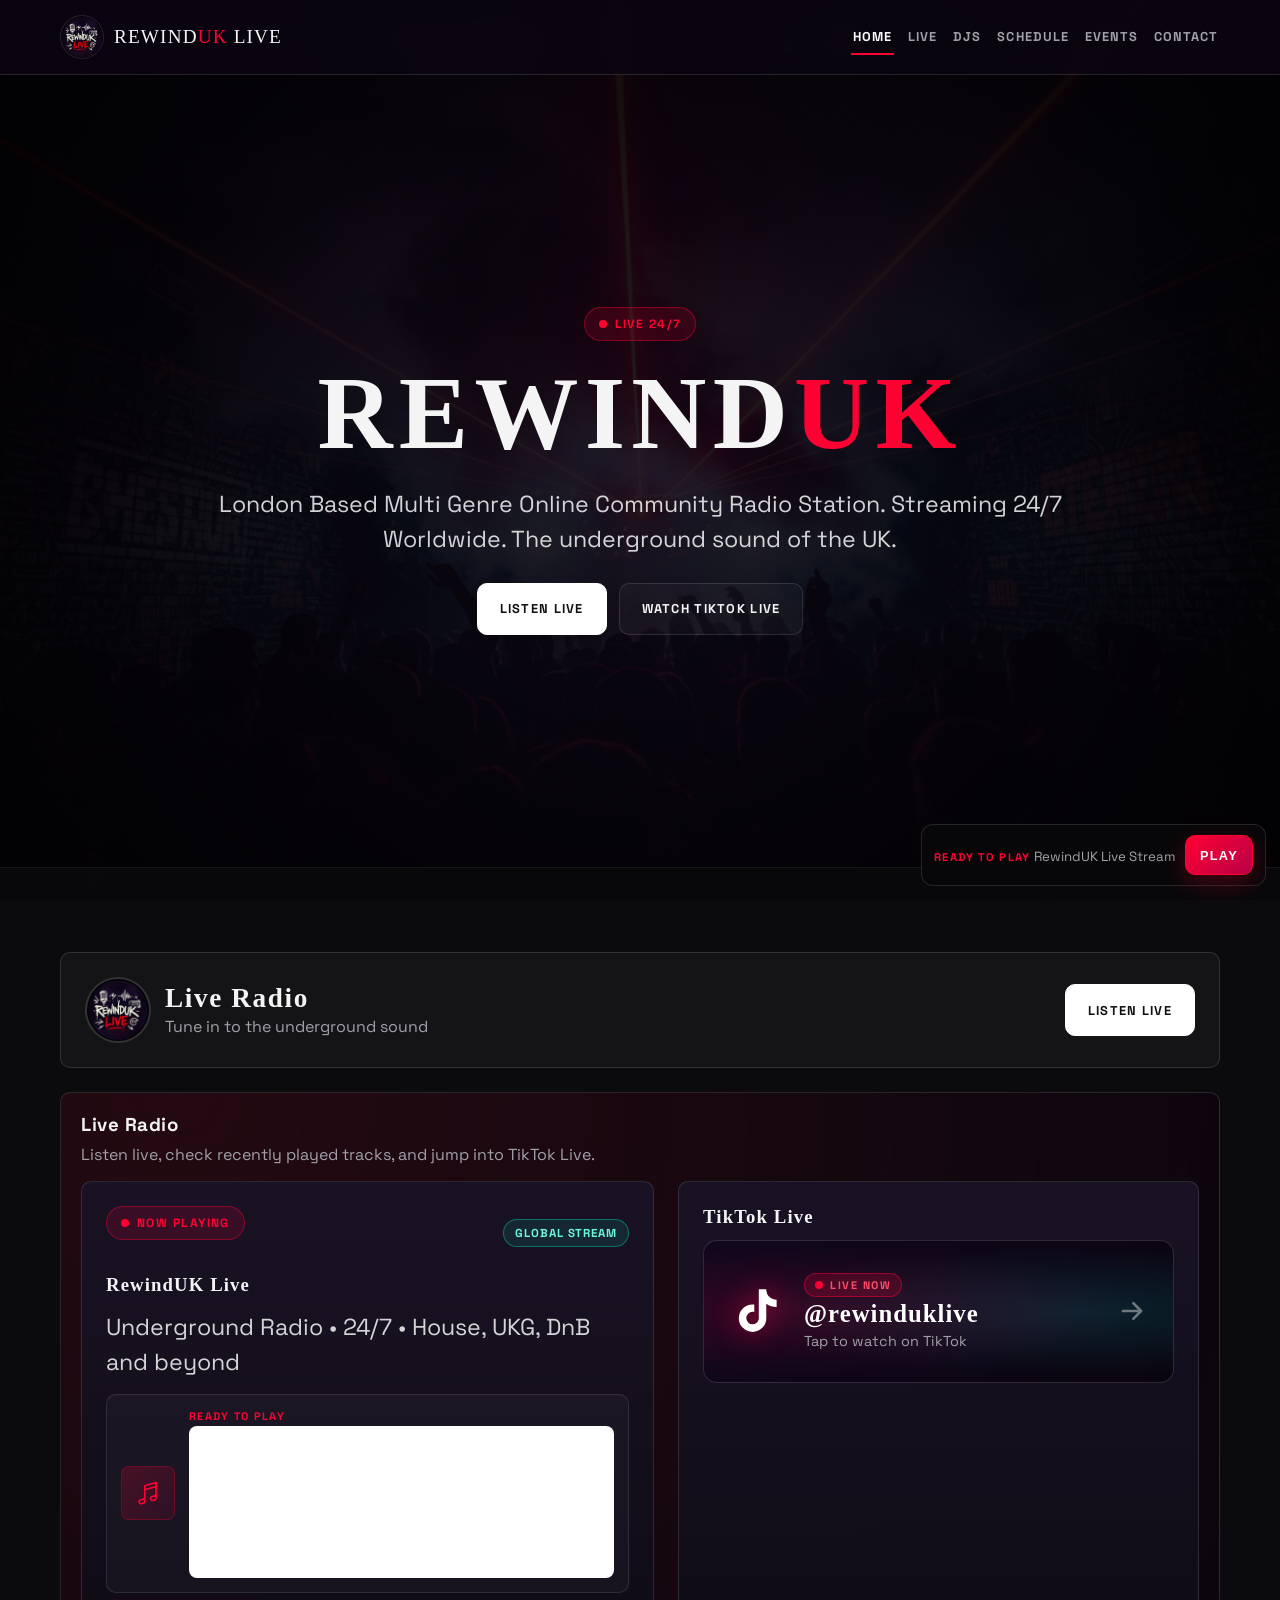
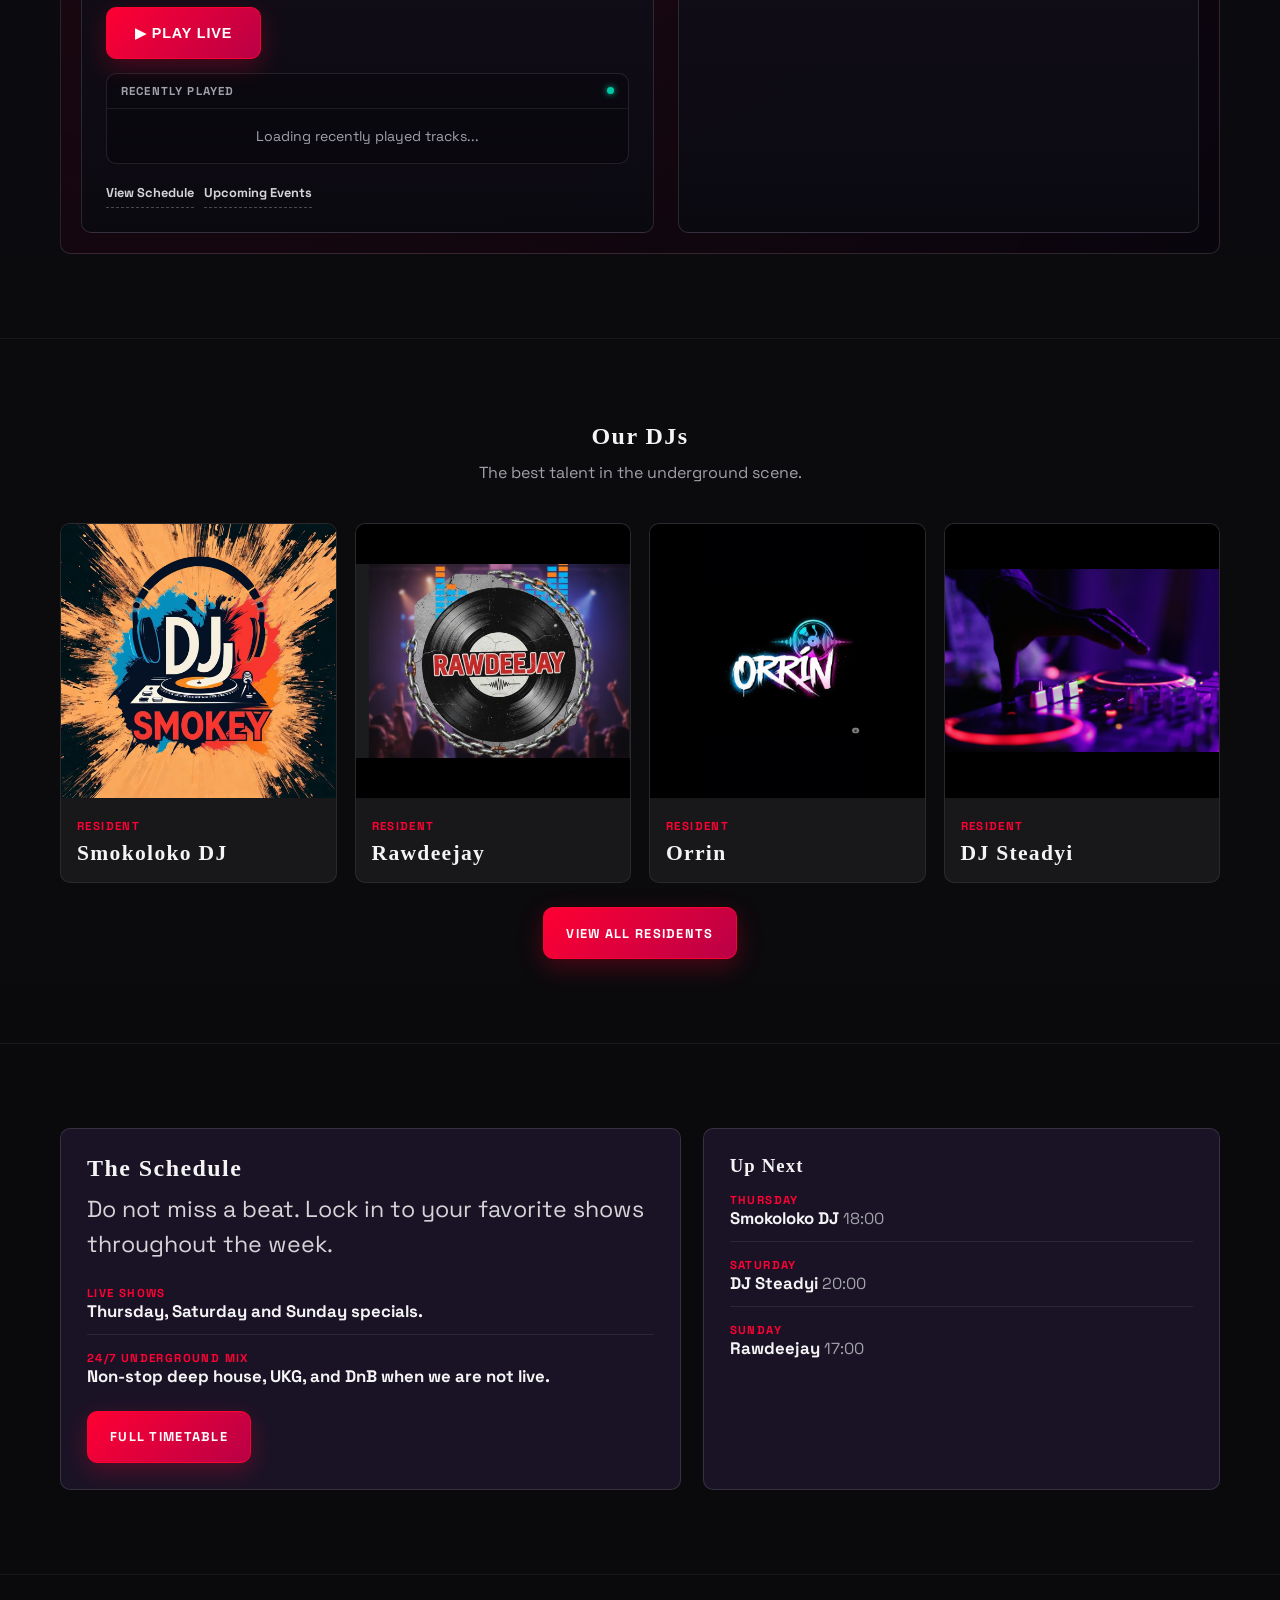
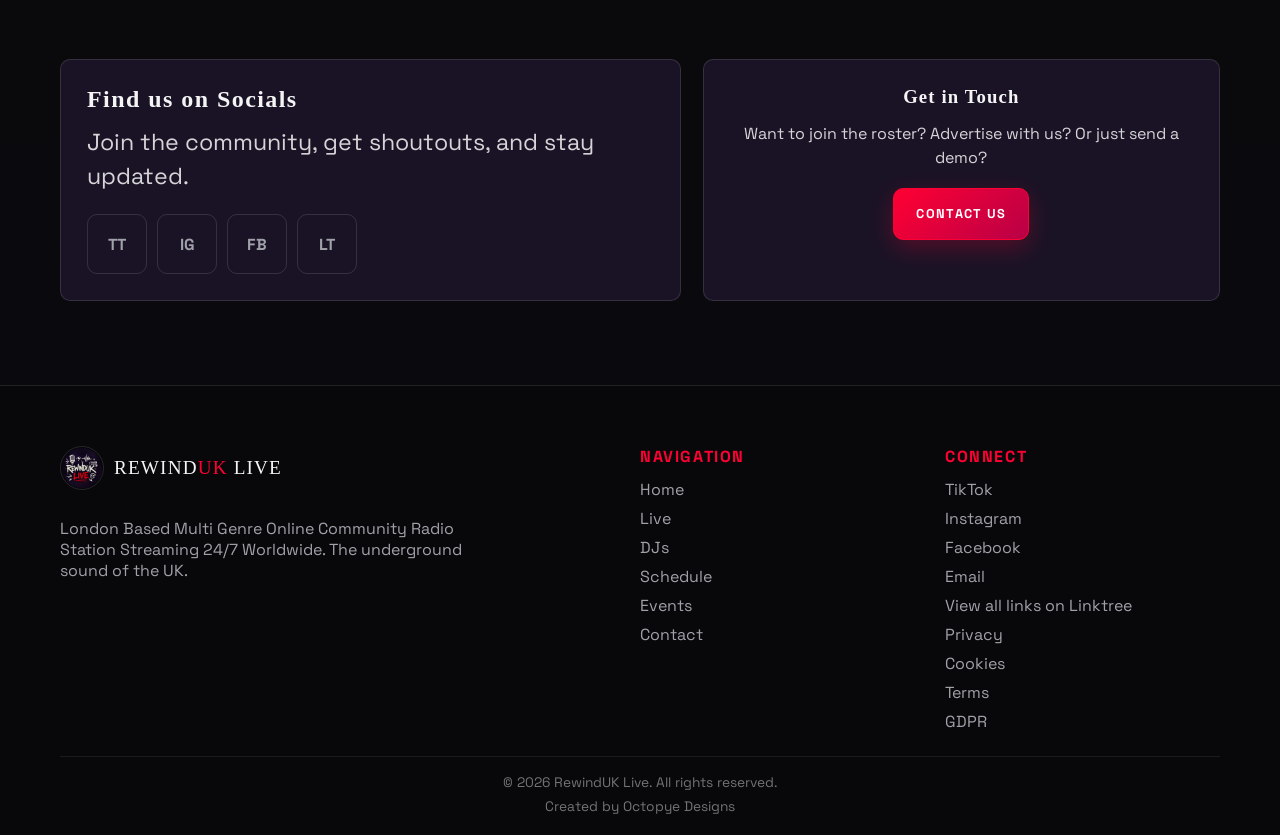
<file: index.html>
<!doctype html>
<html lang="en">
  <head>
    <meta charset="UTF-8" />
    <meta name="viewport" content="width=device-width, initial-scale=1.0" />
    <meta
      name="description"
      content="RewindUK Live - London based multi genre online community radio station streaming 24/7 worldwide."
    />
      <meta property="og:type" content="website" />
      <meta property="og:title" content="RewindUK Live" />
      <meta property="og:description" content="RewindUK Live - London based multi genre online community radio station streaming 24/7 worldwide." />
      <meta property="og:image" content="https://rewinduk.live/assets/1000045939_1763663606731-D1ydqh02.png" />
      <meta property="og:url" content="https://rewinduk.live/" />
      <meta name="twitter:card" content="summary_large_image" />
      <meta name="twitter:title" content="RewindUK Live" />
      <meta name="twitter:description" content="RewindUK Live - London based multi genre online community radio station streaming 24/7 worldwide." />
      <meta name="twitter:image" content="https://rewinduk.live/assets/1000045939_1763663606731-D1ydqh02.png" />

      <link rel="icon" type="image/png" href="assets/1000045939_1763663606731-D1ydqh02.png" />
      <link rel="apple-touch-icon" href="assets/1000045939_1763663606731-D1ydqh02.png" />
      <link rel="manifest" href="manifest.webmanifest" />
    <title>RewindUK Live - Underground Radio Station</title>
    <link rel="preconnect" href="https://fonts.googleapis.com" />
    <link rel="preconnect" href="https://fonts.gstatic.com" crossorigin />
    <link
      href="https://fonts.googleapis.com/css2?family=Permanent+Marker&family=Rock+Salt&family=Space+Grotesk:wght@300;400;500;600;700&display=swap"
      rel="stylesheet"
    />
    <script type="application/ld+json">
      {
        "@context": "https://schema.org",
        "@graph": [
          {
            "@type": "Organization",
            "@id": "https://rewinduk.live/#organization",
            "name": "RewindUK Live",
            "url": "https://rewinduk.live",
            "logo": "https://rewinduk.live/assets/1000045939_1763663606731-D1ydqh02.png",
            "sameAs": [
              "https://tiktok.com/@rewinduklive",
              "https://instagram.com/rewinduklive",
              "https://facebook.com/rewindukradio",
              "https://linktr.ee/rewinduklive"
            ]
          },
          {
            "@type": "WebSite",
            "@id": "https://rewinduk.live/#website",
            "url": "https://rewinduk.live",
            "name": "RewindUK Live",
            "inLanguage": "en-GB",
            "publisher": {
              "@id": "https://rewinduk.live/#organization"
            },
            "description": "London based multi genre online community radio station streaming 24/7 worldwide."
          },
          {
            "@type": "RadioStation",
            "@id": "https://rewinduk.live/#radiostation",
            "name": "RewindUK Live",
            "url": "https://rewinduk.live",
            "broadcastDisplayName": "RewindUK Live",
            "genre": ["House", "UK Garage", "Drum and Bass", "Underground"],
            "parentOrganization": {
              "@id": "https://rewinduk.live/#organization"
            },
            "sameAs": [
              "https://tiktok.com/@rewinduklive",
              "https://instagram.com/rewinduklive",
              "https://facebook.com/rewindukradio"
            ]
          },
          {
            "@type": "WebPage",
            "@id": "https://rewinduk.live/#webpage",
            "url": "https://rewinduk.live/",
            "name": "RewindUK Live - Underground Radio Station",
            "isPartOf": {
              "@id": "https://rewinduk.live/#website"
            },
            "about": {
              "@id": "https://rewinduk.live/#radiostation"
            }
          },
          {
            "@type": "FAQPage",
            "@id": "https://rewinduk.live/#faq",
            "mainEntity": [
              {
                "@type": "Question",
                "name": "How do I listen to RewindUK Live?",
                "acceptedAnswer": {
                  "@type": "Answer",
                  "text": "Use the Listen Live buttons across the website or open the external player on the Live page."
                }
              },
              {
                "@type": "Question",
                "name": "Can I submit a demo or enquire about bookings?",
                "acceptedAnswer": {
                  "@type": "Answer",
                  "text": "Yes. Use the Contact page form or email contact@rewinduk.live."
                }
              }
            ]
          }
        ]
      }
    </script>
    <link rel="stylesheet" href="styles.css?v=20260314" />
    <script src="app.js?v=20260326" defer></script>
  </head>
  <body data-page="home">
    <a class="skip-link" href="#main-content">Skip to content</a>
    <header class="site-header">
      <div class="container nav-wrap">
        <a class="brand" href="index.html">
          <img src="assets/1000045939_1763663606731-D1ydqh02.png" alt="RewindUK Live Logo" />
          <span class="brand-name">REWIND<span>UK</span> LIVE</span>
        </a>
        <button class="nav-toggle" data-nav-toggle type="button">Menu</button>
        <nav class="nav-links" data-nav-links>
          <a class="active" href="index.html">Home</a>
          <a href="radio.html">Live</a>
          <a href="djs.html">DJs</a>
          <a href="schedule.html">Schedule</a>
          <a href="events.html">Events</a>
          <a href="contact.html">Contact</a>
        </nav>
      </div>
    </header>

    <main id="main-content">
      <section class="hero">
        <div class="hero-content">
          <div class="badge"><span class="pulse"></span><span data-text="site.hero.badge">Live 24/7</span></div>
          <h1>REWIND<span>UK</span></h1>
          <p class="lead" data-text="site.hero.description">
            London Based Multi Genre Online Community Radio Station. Streaming 24/7 Worldwide.
            The underground sound of the UK.
          </p>
          <div class="btn-row">
            <a class="btn btn-light" href="radio.html" data-text="site.hero.primaryCta">Listen Live</a>
            <a class="btn btn-ghost" href="https://www.tiktok.com/@rewinduklive/live" target="_blank" rel="noopener noreferrer" data-text="site.hero.secondaryCta">Watch TikTok Live</a>
          </div>
        </div>
      </section>

      <section class="block">
        <div class="container">
          <div class="live-band">
            <div class="live-brand">
              <img src="assets/1000045939_1763663606731-D1ydqh02.png" alt="RewindUK" />
              <div>
                <h3 data-text="site.home.liveTitle">Live Radio</h3>
                <p data-text="site.home.liveDescription">Tune in to the underground sound</p>
              </div>
            </div>
            <a class="btn btn-light" href="radio.html" data-text="site.hero.primaryCta">Listen Now</a>
          </div>

          <div class="home-live-hub mt-24">
            <div class="home-live-hub-head">
              <div>
                <h3>Live Radio</h3>
                <p class="text-muted mt-8">Listen live, check recently played tracks, and jump into TikTok Live.</p>
              </div>
            </div>

            <div class="radio-wrap mt-16">
              <article class="radio-card player-panel">
                <div class="live-top-row">
                  <div class="badge"><span class="pulse"></span>Now Playing</div>
                  <span class="live-chip" data-live-chip-status>Global Stream</span>
                </div>
                <h3>RewindUK Live</h3>
                <p class="lead lead-left lead-no-margin">Underground Radio &bull; 24/7 &bull; House, UKG, DnB and beyond</p>

                <div class="current-track-box">
                  <div class="current-track-cover" aria-hidden="true">
                    <svg viewBox="0 0 24 24" fill="none" stroke="currentColor" stroke-width="1.5"><path stroke-linecap="round" stroke-linejoin="round" d="M9 9l10.5-3m0 6.553v3.75a2.25 2.25 0 01-1.632 2.163l-1.32.377a1.803 1.803 0 11-.99-3.467l2.31-.66a2.25 2.25 0 001.632-2.163zm0 0V2.25L9 5.25v10.303m0 0v3.75a2.25 2.25 0 01-1.632 2.163l-1.32.377a1.803 1.803 0 01-.99-3.467l2.31-.66A2.25 2.25 0 009 15.553z"/></svg>
                  </div>
                  <div class="current-track-info">
                    <span class="current-track-label" data-stream-status>Ready to Play</span>
                    <iframe
                      class="widget-nowplay-frame"
                      name="widgetNowPlayingFrameHome"
                      title="Now playing from Sonic widget"
                      loading="lazy"
                      scrolling="no"
                    ></iframe>
                    <form
                      class="widget-nowplay-form"
                      data-widget-nowplay-form
                      method="post"
                      target="widgetNowPlayingFrameHome"
                      action="https://sonic.onlineaudience.co.uk/cp/widgets/player/nowplay.php"
                    >
                      <input type="hidden" name="rsys" value="scv26" />
                      <input type="hidden" name="port" value="8264" />
                      <input type="hidden" name="NoCache" value="0" data-widget-nowplay-cache />
                    </form>
                  </div>
                </div>

                <div class="btn-row btn-row-left">
                  <button class="btn btn-primary player-play-btn" data-audio-toggle data-play-text="&#9654;&#xFE0E;  Play Live" data-pause-text="&#9646;&#9646;  Pause" type="button">&#9654;&#xFE0E;  Play Live</button>
                </div>

                <div class="song-history">
                  <div class="song-history-head">
                    <span>Recently Played</span>
                    <span class="song-history-live" aria-hidden="true"></span>
                  </div>
                  <ol class="song-history-list" data-song-history>
                    <li class="song-history-placeholder">Loading recently played tracks...</li>
                  </ol>
                </div>

                <div class="live-quick-links">
                  <a href="schedule.html">View Schedule</a>
                  <a href="events.html">Upcoming Events</a>
                </div>
              </article>

              <article class="radio-card">
                <h3 class="live-embed-title">TikTok Live</h3>
                <a class="tiktok-live-card" href="https://www.tiktok.com/@rewinduklive/live" target="_blank" rel="noopener noreferrer">
                  <div class="tiktok-live-card-inner">
                    <svg class="tiktok-icon" viewBox="0 0 24 24" fill="currentColor" aria-hidden="true"><path d="M19.59 6.69a4.83 4.83 0 0 1-3.77-4.25V2h-3.45v13.67a2.89 2.89 0 0 1-2.88 2.5 2.89 2.89 0 0 1-2.89-2.89 2.89 2.89 0 0 1 2.89-2.89c.28 0 .54.04.79.1V9.01a6.33 6.33 0 0 0-.79-.05 6.34 6.34 0 0 0-6.34 6.34 6.34 6.34 0 0 0 6.34 6.34 6.34 6.34 0 0 0 6.33-6.34V8.69a8.18 8.18 0 0 0 4.78 1.52V6.76a4.85 4.85 0 0 1-1.01-.07z"/></svg>
                    <div class="tiktok-live-card-text">
                      <span class="tiktok-live-badge"><span class="pulse"></span>LIVE NOW</span>
                      <strong>@rewinduklive</strong>
                      <span>Tap to watch on TikTok</span>
                    </div>
                    <svg class="tiktok-arrow" viewBox="0 0 20 20" fill="currentColor" aria-hidden="true"><path fill-rule="evenodd" d="M10.293 3.293a1 1 0 011.414 0l6 6a1 1 0 010 1.414l-6 6a1 1 0 01-1.414-1.414L14.586 11H3a1 1 0 110-2h11.586l-4.293-4.293a1 1 0 010-1.414z" clip-rule="evenodd"/></svg>
                  </div>
                </a>
              </article>
            </div>
          </div>
        </div>
      </section>

      <section class="block">
        <div class="container">
          <div class="section-head">
            <h2 data-text="site.home.djsTitle">Our DJs</h2>
            <p data-text="site.home.djsDescription">The best talent in the underground scene.</p>
          </div>
          <div class="grid-4" data-home-djs>
            <a class="card" href="djs.html">
              <div class="media"><img src="assets/IMG-20251120-WA0011_1763677064856-BvGGHEVd.jpg" alt="Smokoloko DJ" /></div>
              <div class="content"><span class="eyebrow">Resident</span><h3>Smokoloko DJ</h3></div>
            </a>
            <a class="card" href="djs.html">
              <div class="media"><img src="assets/IMG-20251012-WA0033_1763677064843-JnVUMy9f.jpg" alt="Rawdeejay" /></div>
              <div class="content"><span class="eyebrow">Resident</span><h3>Rawdeejay</h3></div>
            </a>
            <a class="card" href="djs.html">
              <div class="media"><img src="assets/IMG-20251012-WA0014_1763677064867-BMR3sRDy.jpg" alt="Orrin" /></div>
              <div class="content"><span class="eyebrow">Resident</span><h3>Orrin</h3></div>
            </a>
            <a class="card" href="djs.html">
              <div class="media"><img src="assets/urban_dj_street_styl_3ed7dd59-ncjI3-wL.jpg" alt="DJ Steadyi" /></div>
              <div class="content"><span class="eyebrow">Resident</span><h3>DJ Steadyi</h3></div>
            </a>
          </div>
          <div class="btn-row mt-24">
            <a class="btn btn-primary" href="djs.html">View All Residents</a>
          </div>
        </div>
      </section>

      <section class="block">
        <div class="container grid-2">
          <article class="panel">
            <h2 data-text="site.home.scheduleTitle">The Schedule</h2>
            <p class="lead lead-left lead-section-intro" data-text="site.home.scheduleDescription">
              Do not miss a beat. Lock in to your favorite shows throughout the week.
            </p>
            <ul class="list">
              <li>
                <strong>Live Shows</strong>
                <b>Thursday, Saturday and Sunday specials.</b>
              </li>
              <li>
                <strong>24/7 Underground Mix</strong>
                <b>Non-stop deep house, UKG, and DnB when we are not live.</b>
              </li>
            </ul>
            <div class="mt-24"><a class="btn btn-primary" href="schedule.html">Full Timetable</a></div>
          </article>
          <article class="panel">
            <h3>Up Next</h3>
            <ul class="list mt-16" data-up-next>
              <li>
                <strong>Thursday</strong>
                <b>Smokoloko DJ</b>
                <span class="text-muted">18:00</span>
              </li>
              <li>
                <strong>Saturday</strong>
                <b>DJ Steadyi</b>
                <span class="text-muted">20:00</span>
              </li>
              <li>
                <strong>Sunday</strong>
                <b>Rawdeejay</b>
                <span class="text-muted">17:00</span>
              </li>
            </ul>
          </article>
        </div>
      </section>

      <section class="block">
        <div class="container grid-2">
          <article class="panel">
            <h2 data-text="site.home.socialTitle">Find us on Socials</h2>
            <p class="lead lead-left lead-social-intro" data-text="site.home.socialDescription">
              Join the community, get shoutouts, and stay updated.
            </p>
            <div class="grid-social" data-social-buttons>
              <a class="social-btn" href="https://tiktok.com/@rewinduklive" target="_blank" rel="noopener noreferrer">TT</a>
              <a class="social-btn" href="https://instagram.com/rewinduklive" target="_blank" rel="noopener noreferrer">IG</a>
              <a class="social-btn" href="https://facebook.com/rewindukradio" target="_blank" rel="noopener noreferrer">FB</a>
              <a class="social-btn" href="https://linktr.ee/rewinduklive" target="_blank" rel="noopener noreferrer">LT</a>
            </div>
          </article>
          <article class="panel text-center">
            <h3 data-text="site.home.contactTitle">Get in Touch</h3>
            <p class="lead lead-contact-intro" data-text="site.home.contactDescription">
              Want to join the roster? Advertise with us? Or just send a demo?
            </p>
            <a class="btn btn-primary" href="contact.html">Contact Us</a>
          </article>
        </div>
      </section>
    </main>

    <footer>
      <div class="container footer-grid">
        <div>
          <div class="brand mb-12">
            <img src="assets/1000045939_1763663606731-D1ydqh02.png" alt="RewindUK Live" />
            <span class="brand-name">REWIND<span>UK</span> LIVE</span>
          </div>
          <p class="text-muted max-420" data-text="site.tagline">
            London Based Multi Genre Online Community Radio Station Streaming 24/7 Worldwide.
            The underground sound of the UK.
          </p>
        </div>
        <div>
          <div class="footer-title">Navigation</div>
          <div class="footer-links" data-footer-nav>
            <a href="index.html">Home</a>
            <a href="radio.html">Radio</a>
            <a href="djs.html">DJs</a>
            <a href="schedule.html">Schedule</a>
            <a href="events.html">Events</a>
            <a href="contact.html">Contact</a>
          </div>
        </div>
        <div>
          <div class="footer-title">Connect</div>
          <div class="footer-links">
            <a href="https://tiktok.com/@rewinduklive" target="_blank" rel="noopener noreferrer">TikTok</a>
            <a href="https://instagram.com/rewinduklive" target="_blank" rel="noopener noreferrer">Instagram</a>
            <a href="https://facebook.com/rewindukradio" target="_blank" rel="noopener noreferrer">Facebook</a>
            <a href="mailto:contact@rewinduk.live">Email</a>
            <a href="https://linktr.ee/rewinduklive" target="_blank" rel="noopener noreferrer">View all links on Linktree</a>
            <a href="privacy.html">Privacy</a>
            <a href="cookies.html">Cookies</a>
            <a href="terms.html">Terms</a>
            <a href="gdpr.html">GDPR</a>
          </div>
        </div>
      </div>
      <div class="container footer-meta">
        <div>© <span data-year></span> RewindUK Live. All rights reserved.</div>
        <div class="mt-6">Created by <a href="https://octopye.com" target="_blank" rel="noopener noreferrer">Octopye Designs</a></div>
      </div>
    </footer>

    <aside class="mini-player">
      <div class="mini-player-grow">
        <strong data-stream-status>Ready to play</strong>
        <small>RewindUK Live Stream</small>
      </div>
      <button class="btn btn-primary" data-audio-toggle data-play-text="Play" data-pause-text="Pause" type="button">Play</button>
    </aside>
  </body>
</html>
</file>
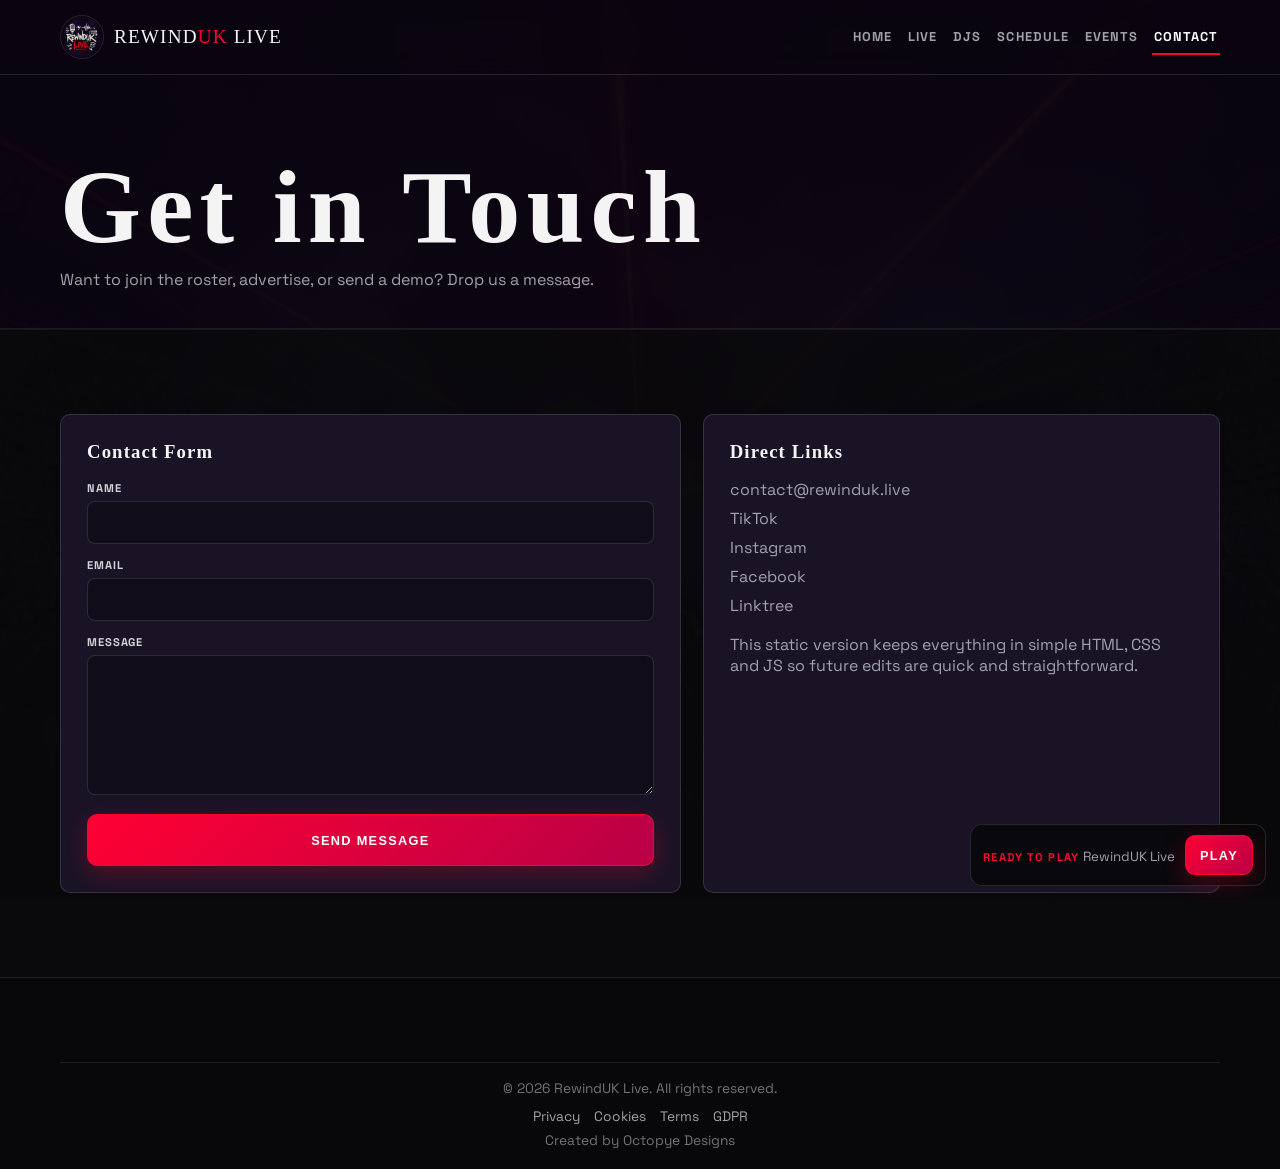
<file: contact.html>
<!doctype html>
<html lang="en">
  <head>
    <meta charset="UTF-8" />
    <meta name="viewport" content="width=device-width, initial-scale=1.0" />
    <meta name="description" content="Contact RewindUK Live for demos, bookings, partnerships, and station enquiries." />
    <meta property="og:type" content="website" />
    <meta property="og:title" content="Contact - RewindUK Live" />
    <meta property="og:description" content="Contact RewindUK Live for demos, bookings, partnerships, and station enquiries." />
    <meta property="og:image" content="https://rewinduk.live/assets/1000045939_1763663606731-D1ydqh02.png" />
    <meta property="og:url" content="https://rewinduk.live/contact.html" />
    <meta name="twitter:card" content="summary_large_image" />
    <meta name="twitter:title" content="Contact - RewindUK Live" />
    <meta name="twitter:description" content="Contact RewindUK Live for demos, bookings, partnerships, and station enquiries." />
    <meta name="twitter:image" content="https://rewinduk.live/assets/1000045939_1763663606731-D1ydqh02.png" />

    <link rel="icon" type="image/png" href="assets/1000045939_1763663606731-D1ydqh02.png" />
    <link rel="apple-touch-icon" href="assets/1000045939_1763663606731-D1ydqh02.png" />
    <link rel="manifest" href="manifest.webmanifest" />
    <title>Contact - RewindUK Live</title>
    <link rel="preconnect" href="https://fonts.googleapis.com" />
    <link rel="preconnect" href="https://fonts.gstatic.com" crossorigin />
    <link
      href="https://fonts.googleapis.com/css2?family=Permanent+Marker&family=Rock+Salt&family=Space+Grotesk:wght@300;400;500;600;700&display=swap"
      rel="stylesheet"
    />
    <link rel="stylesheet" href="styles.css?v=20260314" />
    <script src="app.js?v=20260326" defer></script>
  </head>
  <body data-page="contact">
    <a class="skip-link" href="#main-content">Skip to content</a>
    <header class="site-header">
      <div class="container nav-wrap">
        <a class="brand" href="index.html">
          <img src="assets/1000045939_1763663606731-D1ydqh02.png" alt="RewindUK Live Logo" />
          <span class="brand-name">REWIND<span>UK</span> LIVE</span>
        </a>
        <button class="nav-toggle" data-nav-toggle type="button">Menu</button>
        <nav class="nav-links" data-nav-links>
          <a href="index.html">Home</a>
          <a href="radio.html">Live</a>
          <a href="djs.html">DJs</a>
          <a href="schedule.html">Schedule</a>
          <a href="events.html">Events</a>
          <a class="active" href="contact.html">Contact</a>
        </nav>
      </div>
    </header>

    <main id="main-content">
      <section class="page-head">
        <div class="container">
          <h1 data-text="contact.title">Get in Touch</h1>
          <p data-text="contact.description">Want to join the roster, advertise, or send a demo? Drop us a message.</p>
        </div>
      </section>

      <section class="block pt-40">
        <div class="container grid-2">
          <article class="panel">
            <h3 data-text="contact.formTitle">Contact Form</h3>
            <form class="form-grid mt-18" data-contact-form data-web3forms-key="" action="mailto:contact@rewinduk.live" method="post" enctype="text/plain">
              <div class="field">
                <label for="name">Name</label>
                <input id="name" name="name" required />
              </div>
              <div class="field">
                <label for="email">Email</label>
                <input id="email" name="email" type="email" required />
              </div>
              <div class="field">
                <label for="message">Message</label>
                <textarea id="message" name="message" required></textarea>
              </div>
              <button class="btn btn-primary" type="submit">Send Message</button>
            </form>
          </article>
          <article class="panel">
            <h3 data-text="contact.linksTitle">Direct Links</h3>
            <div class="footer-links mt-16" data-contact-links>
              <a href="mailto:contact@rewinduk.live">contact@rewinduk.live</a>
              <a href="https://tiktok.com/@rewinduklive" target="_blank" rel="noopener noreferrer">TikTok</a>
              <a href="https://instagram.com/rewinduklive" target="_blank" rel="noopener noreferrer">Instagram</a>
              <a href="https://facebook.com/rewindukradio" target="_blank" rel="noopener noreferrer">Facebook</a>
              <a href="https://linktr.ee/rewinduklive" target="_blank" rel="noopener noreferrer">Linktree</a>
            </div>
            <p class="mt-18 text-muted">
              This static version keeps everything in simple HTML, CSS and JS so future edits are quick and straightforward.
            </p>
          </article>
        </div>
      </section>
    </main>

    <footer>
      <div class="container footer-meta">
        <div>© <span data-year></span> RewindUK Live. All rights reserved.</div>
        <div class="footer-legal-links">
          <a href="privacy.html">Privacy</a>
          <a href="cookies.html">Cookies</a>
          <a href="terms.html">Terms</a>
          <a href="gdpr.html">GDPR</a>
        </div>
        <div class="mt-6">Created by <a href="https://octopye.com" target="_blank" rel="noopener noreferrer">Octopye Designs</a></div>
      </div>
    </footer>
  </body>
</html>
</file>
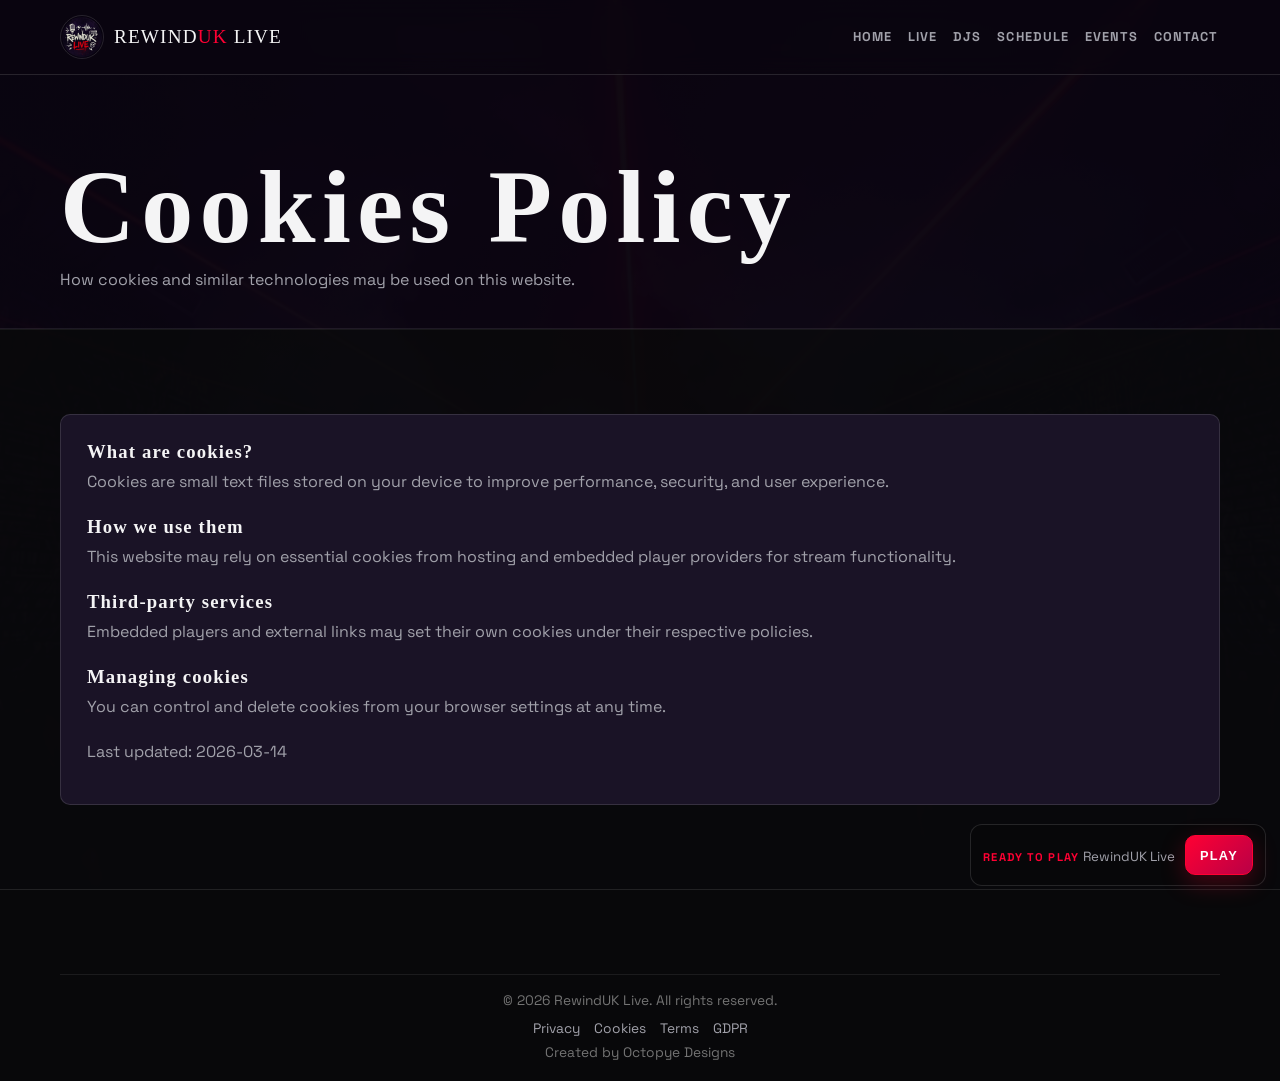
<file: cookies.html>
<!doctype html>
<html lang="en">
  <head>
    <meta charset="UTF-8" />
    <meta name="viewport" content="width=device-width, initial-scale=1.0" />
    <meta name="description" content="RewindUK Live cookie policy and tracking information." />
    <meta property="og:type" content="website" />
    <meta property="og:title" content="Cookies Policy - RewindUK Live" />
    <meta property="og:description" content="RewindUK Live cookie policy and tracking information." />
    <meta property="og:image" content="https://rewinduk.live/assets/1000045939_1763663606731-D1ydqh02.png" />
    <meta property="og:url" content="https://rewinduk.live/cookies.html" />
    <meta name="twitter:card" content="summary_large_image" />
    <meta name="twitter:title" content="Cookies Policy - RewindUK Live" />
    <meta name="twitter:description" content="RewindUK Live cookie policy and tracking information." />
    <meta name="twitter:image" content="https://rewinduk.live/assets/1000045939_1763663606731-D1ydqh02.png" />

    <link rel="icon" type="image/png" href="assets/1000045939_1763663606731-D1ydqh02.png" />
    <link rel="apple-touch-icon" href="assets/1000045939_1763663606731-D1ydqh02.png" />
    <link rel="manifest" href="manifest.webmanifest" />
    <title>Cookies Policy - RewindUK Live</title>
    <link rel="preconnect" href="https://fonts.googleapis.com" />
    <link rel="preconnect" href="https://fonts.gstatic.com" crossorigin />
    <link
      href="https://fonts.googleapis.com/css2?family=Permanent+Marker&family=Rock+Salt&family=Space+Grotesk:wght@300;400;500;600;700&display=swap"
      rel="stylesheet"
    />
    <link rel="stylesheet" href="styles.css?v=20260314" />
    <script src="app.js?v=20260326" defer></script>
  </head>
  <body data-page="cookies">
    <a class="skip-link" href="#main-content">Skip to content</a>
    <header class="site-header">
      <div class="container nav-wrap">
        <a class="brand" href="index.html">
          <img src="assets/1000045939_1763663606731-D1ydqh02.png" alt="RewindUK Live Logo" />
          <span class="brand-name">REWIND<span>UK</span> LIVE</span>
        </a>
        <button class="nav-toggle" data-nav-toggle type="button">Menu</button>
        <nav class="nav-links" data-nav-links>
          <a href="index.html">Home</a>
          <a href="radio.html">Live</a>
          <a href="djs.html">DJs</a>
          <a href="schedule.html">Schedule</a>
          <a href="events.html">Events</a>
          <a href="contact.html">Contact</a>
        </nav>
      </div>
    </header>

    <main id="main-content">
      <section class="page-head">
        <div class="container">
          <h1>Cookies Policy</h1>
          <p>How cookies and similar technologies may be used on this website.</p>
        </div>
      </section>

      <section class="block pt-40">
        <div class="container">
          <article class="panel">
            <h3>What are cookies?</h3>
            <p class="mt-8 text-muted">Cookies are small text files stored on your device to improve performance, security, and user experience.</p>
            <h3 class="mt-24">How we use them</h3>
            <p class="mt-8 text-muted">This website may rely on essential cookies from hosting and embedded player providers for stream functionality.</p>
            <h3 class="mt-24">Third-party services</h3>
            <p class="mt-8 text-muted">Embedded players and external links may set their own cookies under their respective policies.</p>
            <h3 class="mt-24">Managing cookies</h3>
            <p class="mt-8 text-muted">You can control and delete cookies from your browser settings at any time.</p>
            <p class="mt-24 text-muted">Last updated: 2026-03-14</p>
          </article>
        </div>
      </section>
    </main>

    <footer>
      <div class="container footer-meta">
        <div>© <span data-year></span> RewindUK Live. All rights reserved.</div>
        <div class="footer-legal-links">
          <a href="privacy.html">Privacy</a>
          <a href="cookies.html">Cookies</a>
          <a href="terms.html">Terms</a>
          <a href="gdpr.html">GDPR</a>
        </div>
        <div class="mt-6">Created by <a href="https://octopye.com" target="_blank" rel="noopener noreferrer">Octopye Designs</a></div>
      </div>
    </footer>
  </body>
</html>
</file>
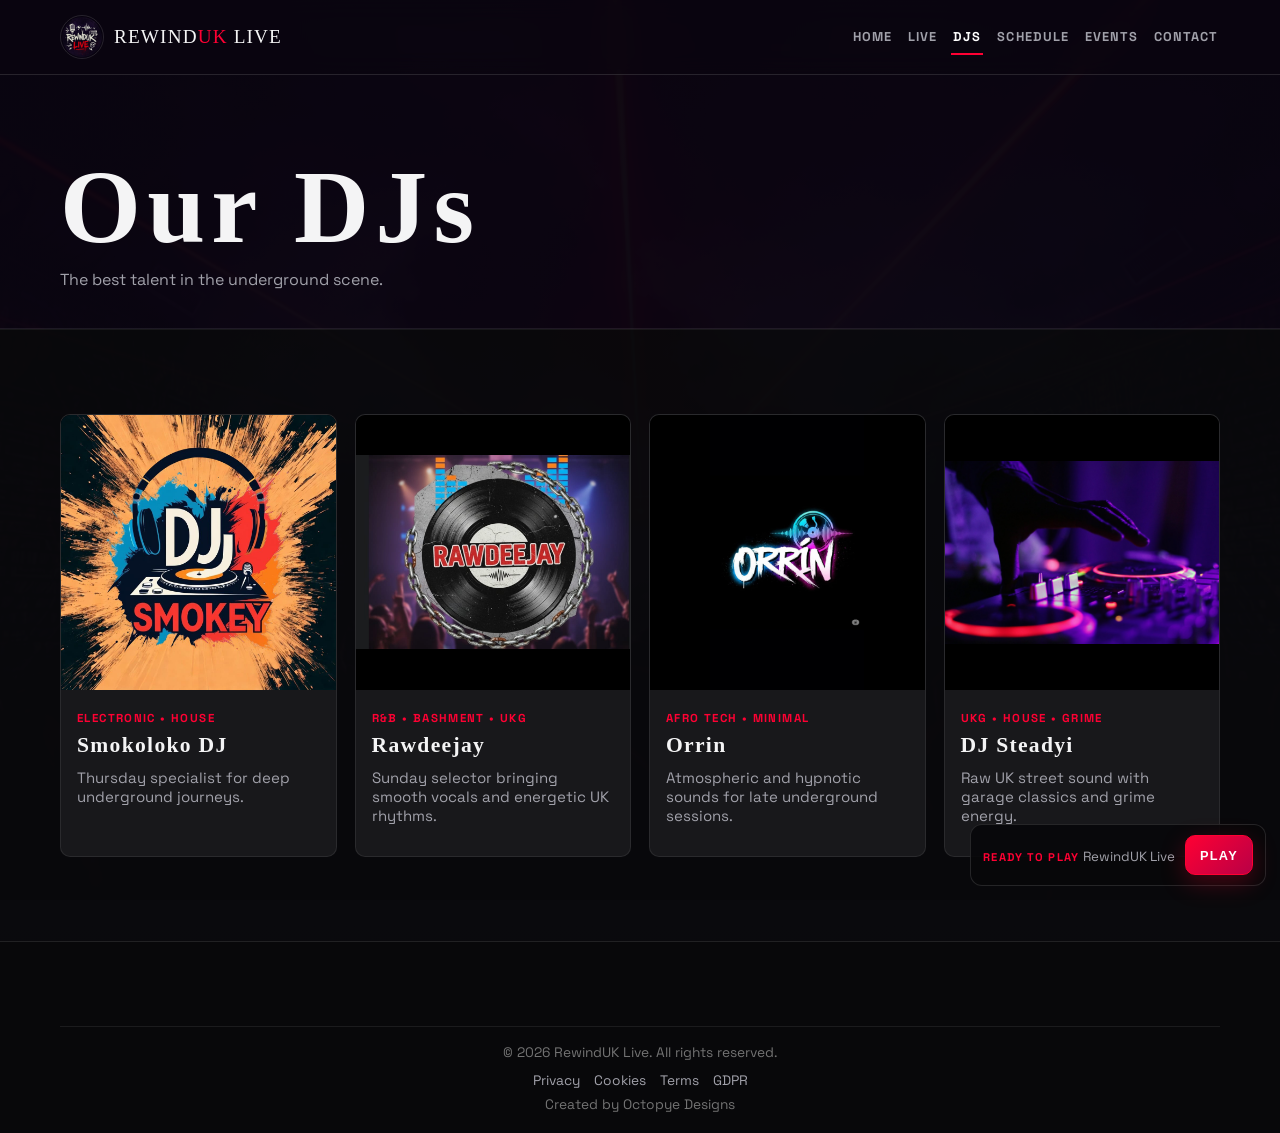
<file: djs.html>
<!doctype html>
<html lang="en">
  <head>
    <meta charset="UTF-8" />
    <meta name="viewport" content="width=device-width, initial-scale=1.0" />
    <meta name="description" content="Meet the RewindUK Live resident DJs and underground selectors." />
    <meta property="og:type" content="website" />
    <meta property="og:title" content="DJs - RewindUK Live" />
    <meta property="og:description" content="Meet the RewindUK Live resident DJs and underground selectors." />
    <meta property="og:image" content="https://rewinduk.live/assets/1000045939_1763663606731-D1ydqh02.png" />
    <meta property="og:url" content="https://rewinduk.live/djs.html" />
    <meta name="twitter:card" content="summary_large_image" />
    <meta name="twitter:title" content="DJs - RewindUK Live" />
    <meta name="twitter:description" content="Meet the RewindUK Live resident DJs and underground selectors." />
    <meta name="twitter:image" content="https://rewinduk.live/assets/1000045939_1763663606731-D1ydqh02.png" />

    <link rel="icon" type="image/png" href="assets/1000045939_1763663606731-D1ydqh02.png" />
    <link rel="apple-touch-icon" href="assets/1000045939_1763663606731-D1ydqh02.png" />
    <link rel="manifest" href="manifest.webmanifest" />
    <title>DJs - RewindUK Live</title>
    <link rel="preconnect" href="https://fonts.googleapis.com" />
    <link rel="preconnect" href="https://fonts.gstatic.com" crossorigin />
    <link
      href="https://fonts.googleapis.com/css2?family=Permanent+Marker&family=Rock+Salt&family=Space+Grotesk:wght@300;400;500;600;700&display=swap"
      rel="stylesheet"
    />
    <link rel="stylesheet" href="styles.css?v=20260314" />
    <script src="app.js?v=20260326" defer></script>
  </head>
  <body data-page="djs">
    <a class="skip-link" href="#main-content">Skip to content</a>
    <header class="site-header">
      <div class="container nav-wrap">
        <a class="brand" href="index.html">
          <img src="assets/1000045939_1763663606731-D1ydqh02.png" alt="RewindUK Live Logo" />
          <span class="brand-name">REWIND<span>UK</span> LIVE</span>
        </a>
        <button class="nav-toggle" data-nav-toggle type="button">Menu</button>
        <nav class="nav-links" data-nav-links>
          <a href="index.html">Home</a>
          <a href="radio.html">Live</a>
          <a class="active" href="djs.html">DJs</a>
          <a href="schedule.html">Schedule</a>
          <a href="events.html">Events</a>
          <a href="contact.html">Contact</a>
        </nav>
      </div>
    </header>

    <main id="main-content">
      <section class="page-head">
        <div class="container">
          <h1 data-text="site.home.djsTitle">Our Residents</h1>
          <p data-text="site.home.djsDescription">Meet the talented artists bringing the finest underground electronic music on RewindUK Live.</p>
        </div>
      </section>

      <section class="block pt-40">
        <div class="container grid-4" data-djs-list>
          <article class="card">
            <div class="media"><img src="assets/IMG-20251120-WA0011_1763677064856-BvGGHEVd.jpg" alt="SMOKOLOKO DJ" /></div>
            <div class="content">
              <span class="eyebrow">Electronic • House</span>
              <h3>SMOKOLOKO DJ</h3>
              <p>Thursday specialist for deep underground journeys.</p>
            </div>
          </article>
          <article class="card">
            <div class="media"><img src="assets/IMG-20251012-WA0033_1763677064843-JnVUMy9f.jpg" alt="RAWDEEJAY" /></div>
            <div class="content">
              <span class="eyebrow">R&B • Bashment • UKG</span>
              <h3>RAWDEEJAY</h3>
              <p>Sunday selector bringing smooth vocals and energetic UK rhythms.</p>
            </div>
          </article>
          <article class="card">
            <div class="media"><img src="assets/IMG-20251012-WA0014_1763677064867-BMR3sRDy.jpg" alt="ORRIN" /></div>
            <div class="content">
              <span class="eyebrow">Afro Tech • Minimal</span>
              <h3>ORRIN</h3>
              <p>Atmospheric and hypnotic sounds for late underground sessions.</p>
            </div>
          </article>
          <article class="card">
            <div class="media"><img src="assets/urban_dj_street_styl_3ed7dd59-ncjI3-wL.jpg" alt="DJ STEADYI" /></div>
            <div class="content">
              <span class="eyebrow">UKG • House • Grime</span>
              <h3>DJ STEADYI</h3>
              <p>Raw UK street sound with garage classics and grime energy.</p>
            </div>
          </article>
        </div>
      </section>
    </main>

    <footer>
      <div class="container footer-meta">
        <div>© <span data-year></span> RewindUK Live. All rights reserved.</div>
        <div class="footer-legal-links">
          <a href="privacy.html">Privacy</a>
          <a href="cookies.html">Cookies</a>
          <a href="terms.html">Terms</a>
          <a href="gdpr.html">GDPR</a>
        </div>
        <div class="mt-6">Created by <a href="https://octopye.com" target="_blank" rel="noopener noreferrer">Octopye Designs</a></div>
      </div>
    </footer>
  </body>
</html>
</file>
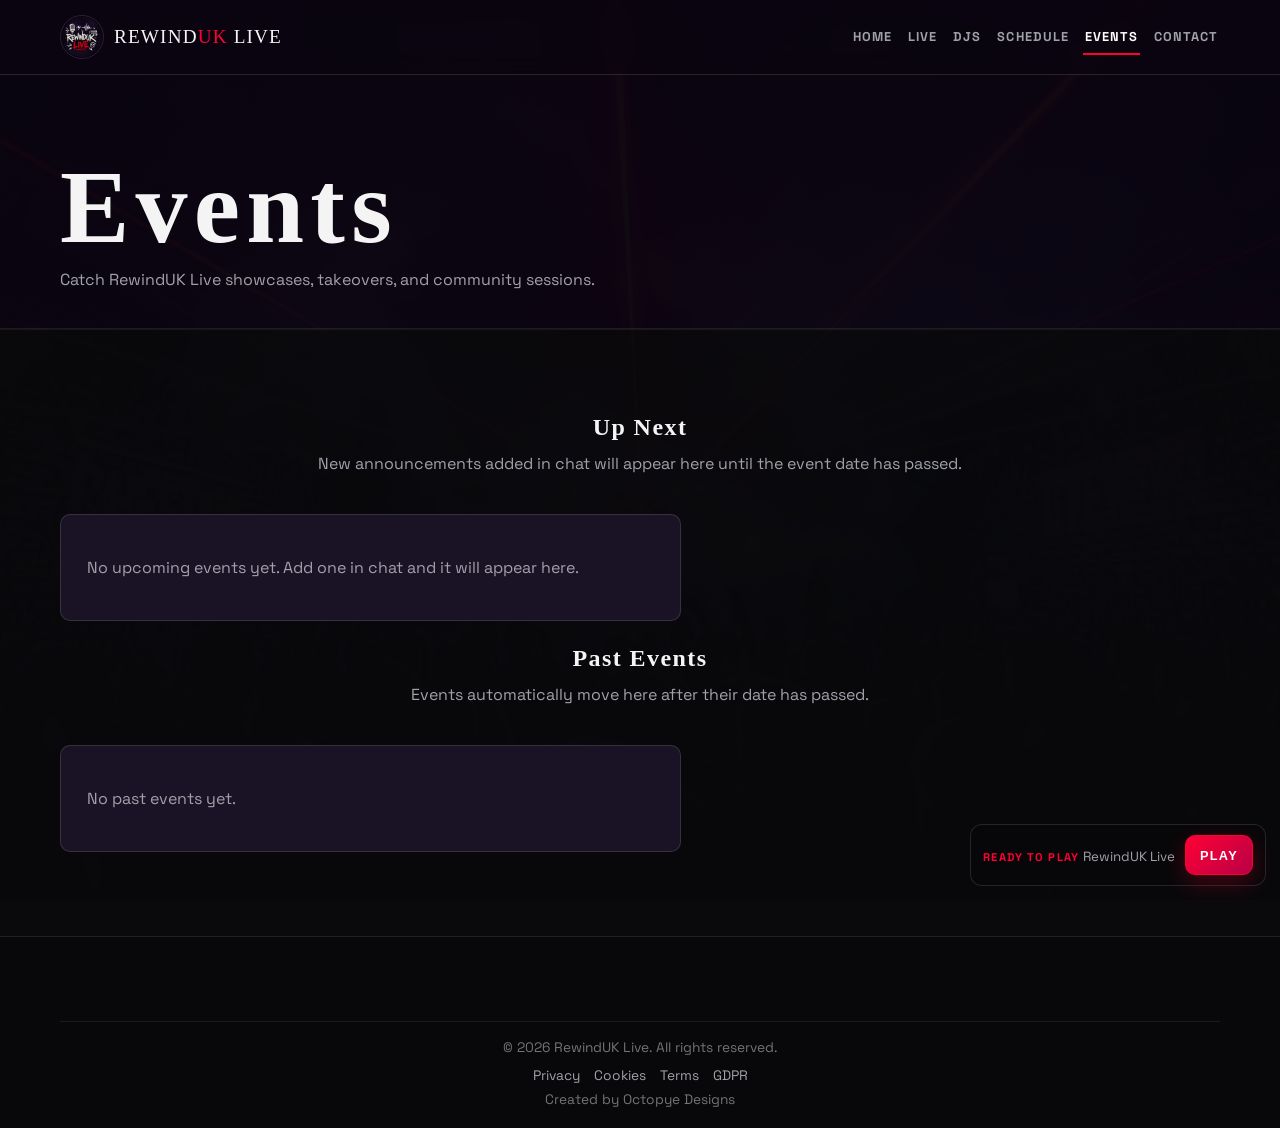
<file: events.html>
<!doctype html>
<html lang="en">
  <head>
    <meta charset="UTF-8" />
    <meta name="viewport" content="width=device-width, initial-scale=1.0" />
    <meta name="description" content="See upcoming RewindUK Live events, lineups, and venue details." />
    <meta property="og:type" content="website" />
    <meta property="og:title" content="Events - RewindUK Live" />
    <meta property="og:description" content="See upcoming RewindUK Live events, lineups, and venue details." />
    <meta property="og:image" content="https://rewinduk.live/assets/1000045939_1763663606731-D1ydqh02.png" />
    <meta property="og:url" content="https://rewinduk.live/events.html" />
    <meta name="twitter:card" content="summary_large_image" />
    <meta name="twitter:title" content="Events - RewindUK Live" />
    <meta name="twitter:description" content="See upcoming RewindUK Live events, lineups, and venue details." />
    <meta name="twitter:image" content="https://rewinduk.live/assets/1000045939_1763663606731-D1ydqh02.png" />

    <link rel="icon" type="image/png" href="assets/1000045939_1763663606731-D1ydqh02.png" />
    <link rel="apple-touch-icon" href="assets/1000045939_1763663606731-D1ydqh02.png" />
    <link rel="manifest" href="manifest.webmanifest" />
    <title>Events - RewindUK Live</title>
    <link rel="preconnect" href="https://fonts.googleapis.com" />
    <link rel="preconnect" href="https://fonts.gstatic.com" crossorigin />
    <link
      href="https://fonts.googleapis.com/css2?family=Permanent+Marker&family=Rock+Salt&family=Space+Grotesk:wght@300;400;500;600;700&display=swap"
      rel="stylesheet"
    />
    <link rel="stylesheet" href="styles.css?v=20260314" />
    <script src="app.js?v=20260326" defer></script>
  </head>
  <body data-page="events">
    <a class="skip-link" href="#main-content">Skip to content</a>
    <header class="site-header">
      <div class="container nav-wrap">
        <a class="brand" href="index.html">
          <img src="assets/1000045939_1763663606731-D1ydqh02.png" alt="RewindUK Live Logo" />
          <span class="brand-name">REWIND<span>UK</span> LIVE</span>
        </a>
        <button class="nav-toggle" data-nav-toggle type="button">Menu</button>
        <nav class="nav-links" data-nav-links>
          <a href="index.html">Home</a>
          <a href="radio.html">Live</a>
          <a href="djs.html">DJs</a>
          <a href="schedule.html">Schedule</a>
          <a class="active" href="events.html">Events</a>
          <a href="contact.html">Contact</a>
        </nav>
      </div>
    </header>

    <main id="main-content">
      <section class="page-head">
        <div class="container">
          <h1 data-text="events.title">Events</h1>
          <p data-text="events.description">Catch RewindUK Live showcases, takeovers, and community sessions.</p>
        </div>
      </section>

      <section class="block pt-40">
        <div class="container">
          <div class="section-head">
            <h2>Up Next</h2>
            <p>New announcements added in chat will appear here until the event date has passed.</p>
          </div>
          <div class="grid-2" data-events-upcoming>
            <article class="panel">
              <p class="text-muted">No upcoming events yet. Add one in chat and it will appear here.</p>
            </article>
          </div>

          <div class="section-head mt-24">
            <h2>Past Events</h2>
            <p>Events automatically move here after their date has passed.</p>
          </div>
          <div class="grid-2" data-events-past>
            <article class="panel">
              <p class="text-muted">No past events yet.</p>
            </article>
          </div>
        </div>
      </section>
    </main>

    <footer>
      <div class="container footer-meta">
        <div>© <span data-year></span> RewindUK Live. All rights reserved.</div>
        <div class="footer-legal-links">
          <a href="privacy.html">Privacy</a>
          <a href="cookies.html">Cookies</a>
          <a href="terms.html">Terms</a>
          <a href="gdpr.html">GDPR</a>
        </div>
        <div class="mt-6">Created by <a href="https://octopye.com" target="_blank" rel="noopener noreferrer">Octopye Designs</a></div>
      </div>
    </footer>
  </body>
</html>
</file>
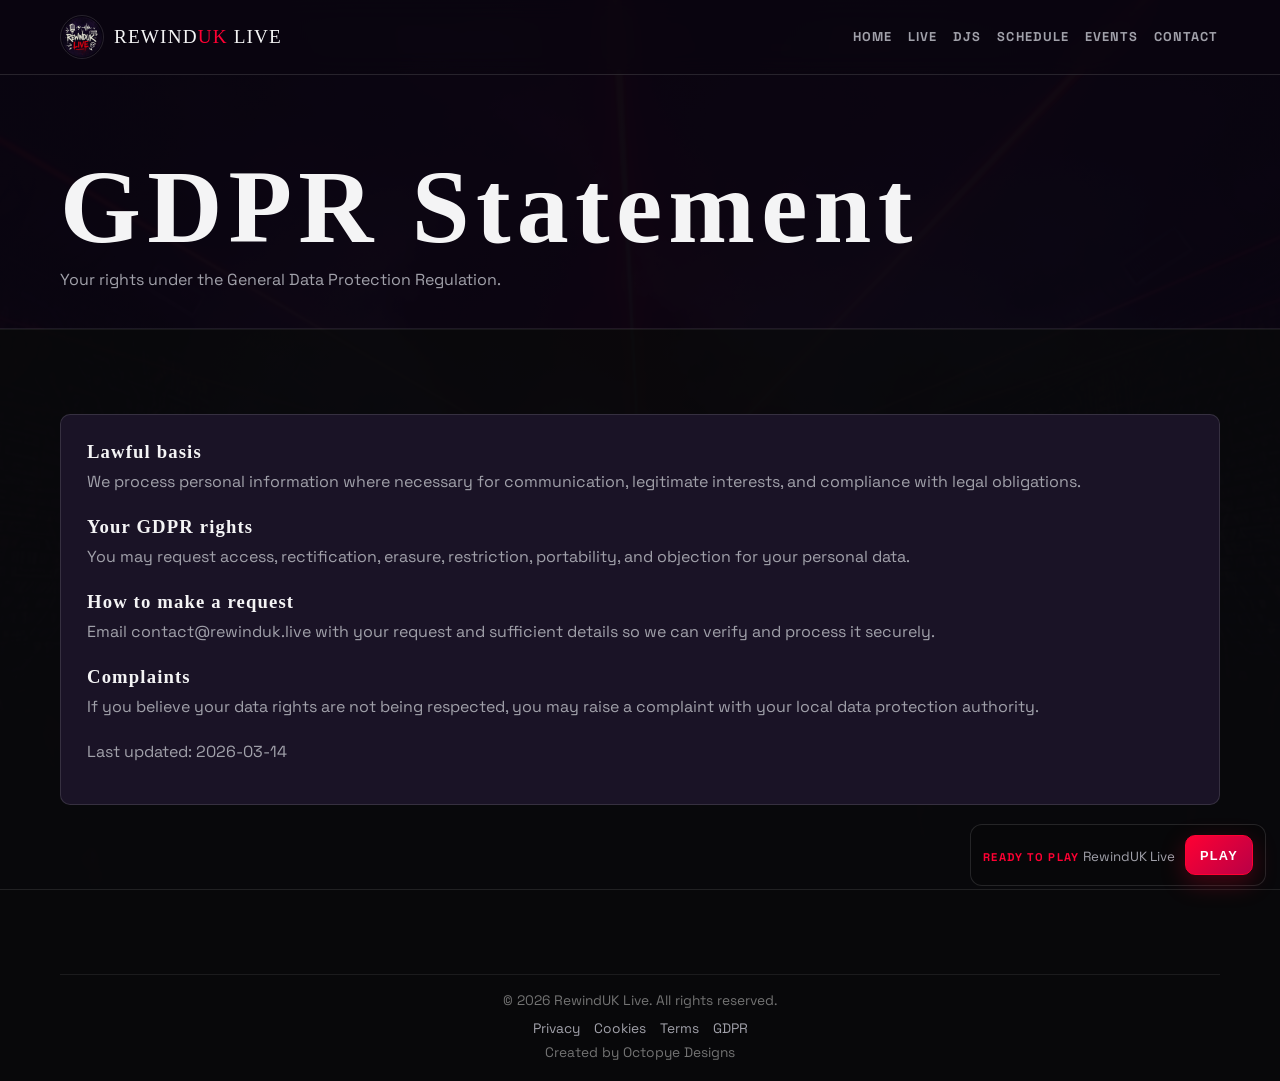
<file: gdpr.html>
<!doctype html>
<html lang="en">
  <head>
    <meta charset="UTF-8" />
    <meta name="viewport" content="width=device-width, initial-scale=1.0" />
    <meta name="description" content="GDPR data protection information for RewindUK Live users." />
    <meta property="og:type" content="website" />
    <meta property="og:title" content="GDPR - RewindUK Live" />
    <meta property="og:description" content="GDPR data protection information for RewindUK Live users." />
    <meta property="og:image" content="https://rewinduk.live/assets/1000045939_1763663606731-D1ydqh02.png" />
    <meta property="og:url" content="https://rewinduk.live/gdpr.html" />
    <meta name="twitter:card" content="summary_large_image" />
    <meta name="twitter:title" content="GDPR - RewindUK Live" />
    <meta name="twitter:description" content="GDPR data protection information for RewindUK Live users." />
    <meta name="twitter:image" content="https://rewinduk.live/assets/1000045939_1763663606731-D1ydqh02.png" />

    <link rel="icon" type="image/png" href="assets/1000045939_1763663606731-D1ydqh02.png" />
    <link rel="apple-touch-icon" href="assets/1000045939_1763663606731-D1ydqh02.png" />
    <link rel="manifest" href="manifest.webmanifest" />
    <title>GDPR - RewindUK Live</title>
    <link rel="preconnect" href="https://fonts.googleapis.com" />
    <link rel="preconnect" href="https://fonts.gstatic.com" crossorigin />
    <link
      href="https://fonts.googleapis.com/css2?family=Permanent+Marker&family=Rock+Salt&family=Space+Grotesk:wght@300;400;500;600;700&display=swap"
      rel="stylesheet"
    />
    <link rel="stylesheet" href="styles.css?v=20260314" />
    <script src="app.js?v=20260326" defer></script>
  </head>
  <body data-page="gdpr">
    <a class="skip-link" href="#main-content">Skip to content</a>
    <header class="site-header">
      <div class="container nav-wrap">
        <a class="brand" href="index.html">
          <img src="assets/1000045939_1763663606731-D1ydqh02.png" alt="RewindUK Live Logo" />
          <span class="brand-name">REWIND<span>UK</span> LIVE</span>
        </a>
        <button class="nav-toggle" data-nav-toggle type="button">Menu</button>
        <nav class="nav-links" data-nav-links>
          <a href="index.html">Home</a>
          <a href="radio.html">Live</a>
          <a href="djs.html">DJs</a>
          <a href="schedule.html">Schedule</a>
          <a href="events.html">Events</a>
          <a href="contact.html">Contact</a>
        </nav>
      </div>
    </header>

    <main id="main-content">
      <section class="page-head">
        <div class="container">
          <h1>GDPR Statement</h1>
          <p>Your rights under the General Data Protection Regulation.</p>
        </div>
      </section>

      <section class="block pt-40">
        <div class="container">
          <article class="panel">
            <h3>Lawful basis</h3>
            <p class="mt-8 text-muted">We process personal information where necessary for communication, legitimate interests, and compliance with legal obligations.</p>
            <h3 class="mt-24">Your GDPR rights</h3>
            <p class="mt-8 text-muted">You may request access, rectification, erasure, restriction, portability, and objection for your personal data.</p>
            <h3 class="mt-24">How to make a request</h3>
            <p class="mt-8 text-muted">Email contact@rewinduk.live with your request and sufficient details so we can verify and process it securely.</p>
            <h3 class="mt-24">Complaints</h3>
            <p class="mt-8 text-muted">If you believe your data rights are not being respected, you may raise a complaint with your local data protection authority.</p>
            <p class="mt-24 text-muted">Last updated: 2026-03-14</p>
          </article>
        </div>
      </section>
    </main>

    <footer>
      <div class="container footer-meta">
        <div>© <span data-year></span> RewindUK Live. All rights reserved.</div>
        <div class="footer-legal-links">
          <a href="privacy.html">Privacy</a>
          <a href="cookies.html">Cookies</a>
          <a href="terms.html">Terms</a>
          <a href="gdpr.html">GDPR</a>
        </div>
        <div class="mt-6">Created by <a href="https://octopye.com" target="_blank" rel="noopener noreferrer">Octopye Designs</a></div>
      </div>
    </footer>
  </body>
</html>
</file>
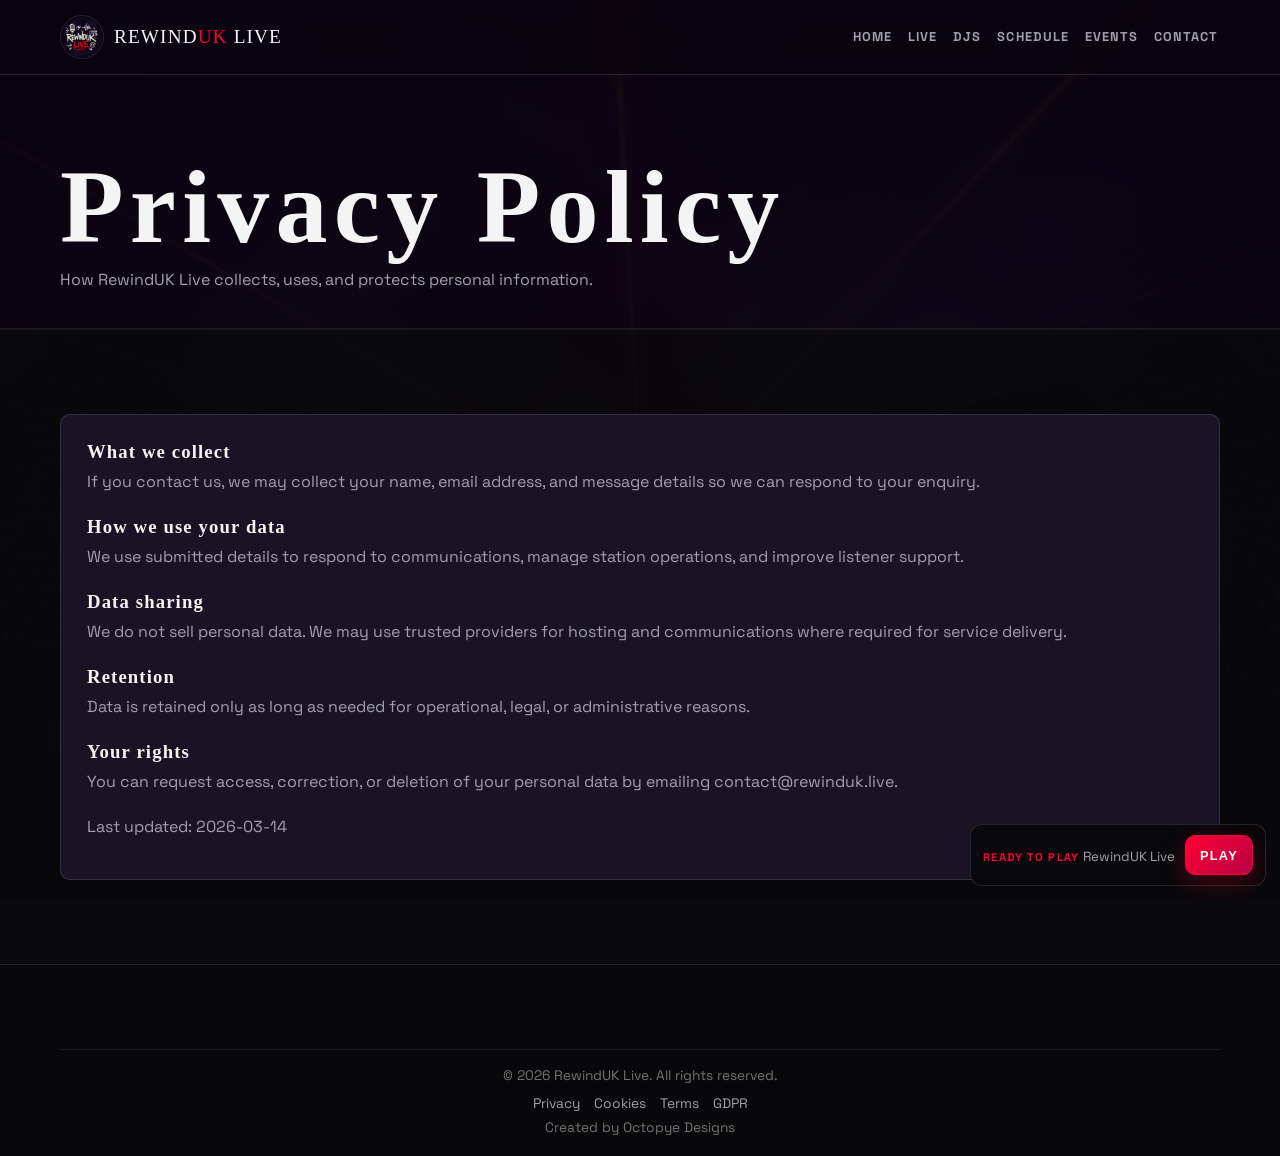
<file: privacy.html>
<!doctype html>
<html lang="en">
  <head>
    <meta charset="UTF-8" />
    <meta name="viewport" content="width=device-width, initial-scale=1.0" />
    <meta name="description" content="RewindUK Live privacy policy and data handling information." />
    <meta property="og:type" content="website" />
    <meta property="og:title" content="Privacy Policy - RewindUK Live" />
    <meta property="og:description" content="RewindUK Live privacy policy and data handling information." />
    <meta property="og:image" content="https://rewinduk.live/assets/1000045939_1763663606731-D1ydqh02.png" />
    <meta property="og:url" content="https://rewinduk.live/privacy.html" />
    <meta name="twitter:card" content="summary_large_image" />
    <meta name="twitter:title" content="Privacy Policy - RewindUK Live" />
    <meta name="twitter:description" content="RewindUK Live privacy policy and data handling information." />
    <meta name="twitter:image" content="https://rewinduk.live/assets/1000045939_1763663606731-D1ydqh02.png" />

    <link rel="icon" type="image/png" href="assets/1000045939_1763663606731-D1ydqh02.png" />
    <link rel="apple-touch-icon" href="assets/1000045939_1763663606731-D1ydqh02.png" />
    <link rel="manifest" href="manifest.webmanifest" />
    <title>Privacy Policy - RewindUK Live</title>
    <link rel="preconnect" href="https://fonts.googleapis.com" />
    <link rel="preconnect" href="https://fonts.gstatic.com" crossorigin />
    <link
      href="https://fonts.googleapis.com/css2?family=Permanent+Marker&family=Rock+Salt&family=Space+Grotesk:wght@300;400;500;600;700&display=swap"
      rel="stylesheet"
    />
    <link rel="stylesheet" href="styles.css?v=20260314" />
    <script src="app.js?v=20260326" defer></script>
  </head>
  <body data-page="privacy">
    <a class="skip-link" href="#main-content">Skip to content</a>
    <header class="site-header">
      <div class="container nav-wrap">
        <a class="brand" href="index.html">
          <img src="assets/1000045939_1763663606731-D1ydqh02.png" alt="RewindUK Live Logo" />
          <span class="brand-name">REWIND<span>UK</span> LIVE</span>
        </a>
        <button class="nav-toggle" data-nav-toggle type="button">Menu</button>
        <nav class="nav-links" data-nav-links>
          <a href="index.html">Home</a>
          <a href="radio.html">Live</a>
          <a href="djs.html">DJs</a>
          <a href="schedule.html">Schedule</a>
          <a href="events.html">Events</a>
          <a href="contact.html">Contact</a>
        </nav>
      </div>
    </header>

    <main id="main-content">
      <section class="page-head">
        <div class="container">
          <h1>Privacy Policy</h1>
          <p>How RewindUK Live collects, uses, and protects personal information.</p>
        </div>
      </section>

      <section class="block pt-40">
        <div class="container">
          <article class="panel">
            <h3>What we collect</h3>
            <p class="mt-8 text-muted">If you contact us, we may collect your name, email address, and message details so we can respond to your enquiry.</p>
            <h3 class="mt-24">How we use your data</h3>
            <p class="mt-8 text-muted">We use submitted details to respond to communications, manage station operations, and improve listener support.</p>
            <h3 class="mt-24">Data sharing</h3>
            <p class="mt-8 text-muted">We do not sell personal data. We may use trusted providers for hosting and communications where required for service delivery.</p>
            <h3 class="mt-24">Retention</h3>
            <p class="mt-8 text-muted">Data is retained only as long as needed for operational, legal, or administrative reasons.</p>
            <h3 class="mt-24">Your rights</h3>
            <p class="mt-8 text-muted">You can request access, correction, or deletion of your personal data by emailing contact@rewinduk.live.</p>
            <p class="mt-24 text-muted">Last updated: 2026-03-14</p>
          </article>
        </div>
      </section>
    </main>

    <footer>
      <div class="container footer-meta">
        <div>© <span data-year></span> RewindUK Live. All rights reserved.</div>
        <div class="footer-legal-links">
          <a href="privacy.html">Privacy</a>
          <a href="cookies.html">Cookies</a>
          <a href="terms.html">Terms</a>
          <a href="gdpr.html">GDPR</a>
        </div>
        <div class="mt-6">Created by <a href="https://octopye.com" target="_blank" rel="noopener noreferrer">Octopye Designs</a></div>
      </div>
    </footer>
  </body>
</html>
</file>
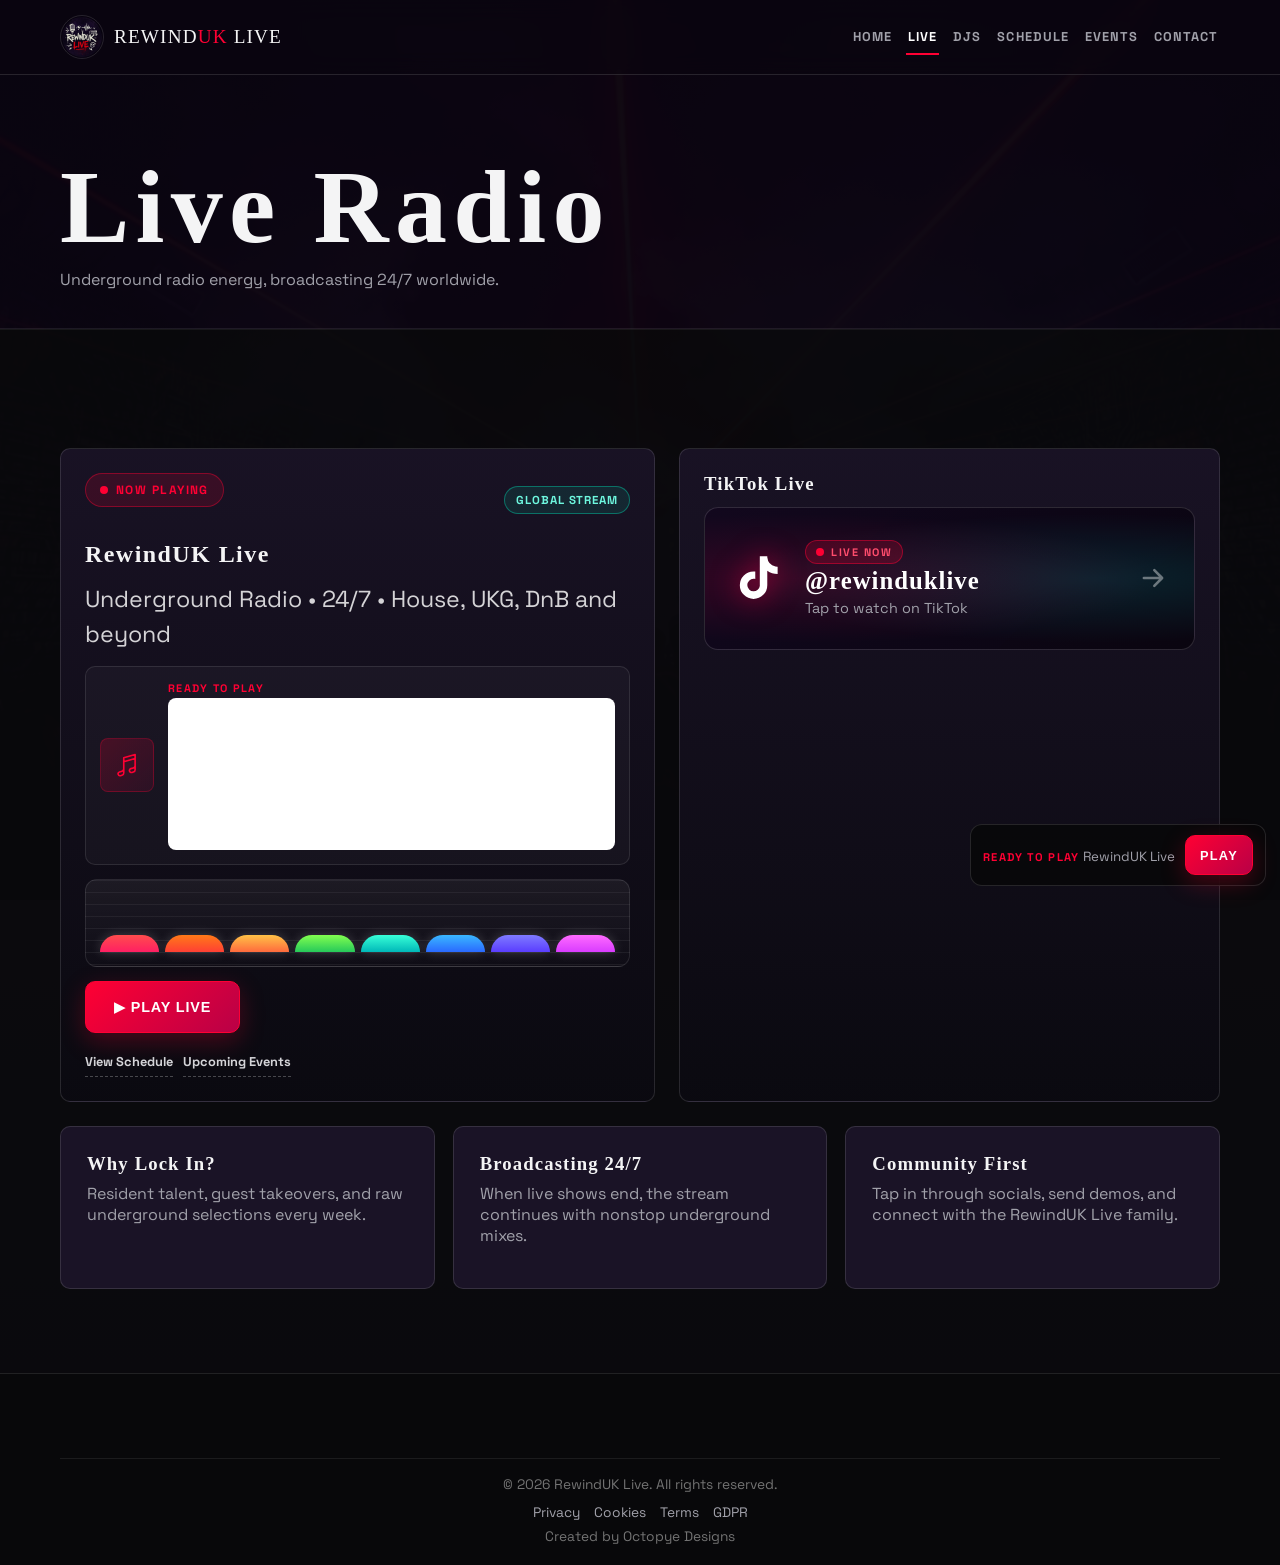
<file: radio.html>
<!doctype html>
<html lang="en">
  <head>
    <meta charset="UTF-8" />
    <meta name="viewport" content="width=device-width, initial-scale=1.0" />
    <meta name="description" content="Listen live to RewindUK Live with underground sounds, direct stream and live player." />
    <meta property="og:type" content="website" />
    <meta property="og:title" content="Live Radio - RewindUK Live" />
    <meta property="og:description" content="Listen live to RewindUK Live with underground sounds, direct stream and live player." />
    <meta property="og:image" content="https://rewinduk.live/assets/1000045939_1763663606731-D1ydqh02.png" />
    <meta property="og:url" content="https://rewinduk.live/radio.html" />
    <meta name="twitter:card" content="summary_large_image" />
    <meta name="twitter:title" content="Live Radio - RewindUK Live" />
    <meta name="twitter:description" content="Listen live to RewindUK Live with underground sounds, direct stream and live player." />
    <meta name="twitter:image" content="https://rewinduk.live/assets/1000045939_1763663606731-D1ydqh02.png" />

    <link rel="icon" type="image/png" href="assets/1000045939_1763663606731-D1ydqh02.png" />
    <link rel="apple-touch-icon" href="assets/1000045939_1763663606731-D1ydqh02.png" />
    <link rel="manifest" href="manifest.webmanifest" />
    <title>Live Radio - RewindUK Live</title>
    <link rel="preconnect" href="https://fonts.googleapis.com" />
    <link rel="preconnect" href="https://fonts.gstatic.com" crossorigin />
    <link
      href="https://fonts.googleapis.com/css2?family=Permanent+Marker&family=Rock+Salt&family=Space+Grotesk:wght@300;400;500;600;700&display=swap"
      rel="stylesheet"
    />
    <link rel="stylesheet" href="styles.css?v=20260314" />
    <script src="app.js?v=20260326" defer></script>
  </head>
  <body data-page="live">
    <a class="skip-link" href="#main-content">Skip to content</a>
    <header class="site-header">
      <div class="container nav-wrap">
        <a class="brand" href="index.html">
          <img src="assets/1000045939_1763663606731-D1ydqh02.png" alt="RewindUK Live Logo" />
          <span class="brand-name">REWIND<span>UK</span> LIVE</span>
        </a>
        <button class="nav-toggle" data-nav-toggle type="button">Menu</button>
        <nav class="nav-links" data-nav-links>
          <a href="index.html">Home</a>
          <a class="active" href="radio.html">Live</a>
          <a href="djs.html">DJs</a>
          <a href="schedule.html">Schedule</a>
          <a href="events.html">Events</a>
          <a href="contact.html">Contact</a>
        </nav>
      </div>
    </header>

    <main id="main-content">
      <section class="page-head">
        <div class="container">
          <h1 data-text="site.home.liveTitle">Live Radio</h1>
          <p>Underground radio energy, broadcasting 24/7 worldwide.</p>
        </div>
      </section>

      <section class="block pt-40">
        <div class="container radio-wrap">
          <article class="radio-card player-panel">
            <div class="live-top-row">
              <div class="badge"><span class="pulse"></span>Now Playing</div>
              <span class="live-chip" data-live-chip-status>Global Stream</span>
            </div>
            <h2>RewindUK Live</h2>
            <p class="lead lead-left lead-no-margin">Underground Radio &bull; 24/7 &bull; House, UKG, DnB and beyond</p>

            <div class="current-track-box">
              <div class="current-track-cover" aria-hidden="true">
                <svg viewBox="0 0 24 24" fill="none" stroke="currentColor" stroke-width="1.5"><path stroke-linecap="round" stroke-linejoin="round" d="M9 9l10.5-3m0 6.553v3.75a2.25 2.25 0 01-1.632 2.163l-1.32.377a1.803 1.803 0 11-.99-3.467l2.31-.66a2.25 2.25 0 001.632-2.163zm0 0V2.25L9 5.25v10.303m0 0v3.75a2.25 2.25 0 01-1.632 2.163l-1.32.377a1.803 1.803 0 01-.99-3.467l2.31-.66A2.25 2.25 0 009 15.553z"/></svg>
              </div>
              <div class="current-track-info">
                <span class="current-track-label" data-stream-status>Ready to Play</span>
                <iframe
                  class="widget-nowplay-frame"
                  name="widgetNowPlayingFrame"
                  title="Now playing from Sonic widget"
                  loading="lazy"
                  scrolling="no"
                ></iframe>
                <form
                  class="widget-nowplay-form"
                  data-widget-nowplay-form
                  method="post"
                  target="widgetNowPlayingFrame"
                  action="https://sonic.onlineaudience.co.uk/cp/widgets/player/nowplay.php"
                >
                  <input type="hidden" name="rsys" value="scv26" />
                  <input type="hidden" name="port" value="8264" />
                  <input type="hidden" name="NoCache" value="0" data-widget-nowplay-cache />
                </form>
              </div>
            </div>

            <div class="live-bars" aria-hidden="true">
              <span></span><span></span><span></span><span></span>
              <span></span><span></span><span></span><span></span>
            </div>

            <div class="btn-row btn-row-left">
              <button class="btn btn-primary player-play-btn" data-audio-toggle data-play-text="&#9654;&#xFE0E;  Play Live" data-pause-text="&#9646;&#9646;  Pause" type="button">&#9654;&#xFE0E;  Play Live</button>
            </div>

            <div class="live-quick-links">
              <a href="schedule.html">View Schedule</a>
              <a href="events.html">Upcoming Events</a>
            </div>
          </article>

          <article class="radio-card">
            <h3 class="live-embed-title">TikTok Live</h3>
            <div class="feed-panel active" data-feed-panel="tiktok">
              <a class="tiktok-live-card" href="https://www.tiktok.com/@rewinduklive/live" target="_blank" rel="noopener noreferrer">
                <div class="tiktok-live-card-inner">
                  <svg class="tiktok-icon" viewBox="0 0 24 24" fill="currentColor" aria-hidden="true"><path d="M19.59 6.69a4.83 4.83 0 0 1-3.77-4.25V2h-3.45v13.67a2.89 2.89 0 0 1-2.88 2.5 2.89 2.89 0 0 1-2.89-2.89 2.89 2.89 0 0 1 2.89-2.89c.28 0 .54.04.79.1V9.01a6.33 6.33 0 0 0-.79-.05 6.34 6.34 0 0 0-6.34 6.34 6.34 6.34 0 0 0 6.34 6.34 6.34 6.34 0 0 0 6.33-6.34V8.69a8.18 8.18 0 0 0 4.78 1.52V6.76a4.85 4.85 0 0 1-1.01-.07z"/></svg>
                  <div class="tiktok-live-card-text">
                    <span class="tiktok-live-badge"><span class="pulse"></span>LIVE NOW</span>
                    <strong>@rewinduklive</strong>
                    <span>Tap to watch on TikTok</span>
                  </div>
                  <svg class="tiktok-arrow" viewBox="0 0 20 20" fill="currentColor" aria-hidden="true"><path fill-rule="evenodd" d="M10.293 3.293a1 1 0 011.414 0l6 6a1 1 0 010 1.414l-6 6a1 1 0 01-1.414-1.414L14.586 11H3a1 1 0 110-2h11.586l-4.293-4.293a1 1 0 010-1.414z" clip-rule="evenodd"/></svg>
                </div>
              </a>
            </div>
          </article>
        </div>

        <div class="container live-highlights mt-24">
          <article class="panel">
            <h3>Why Lock In?</h3>
            <p class="mt-8 text-muted">Resident talent, guest takeovers, and raw underground selections every week.</p>
          </article>
          <article class="panel">
            <h3>Broadcasting 24/7</h3>
            <p class="mt-8 text-muted">When live shows end, the stream continues with nonstop underground mixes.</p>
          </article>
          <article class="panel">
            <h3>Community First</h3>
            <p class="mt-8 text-muted">Tap in through socials, send demos, and connect with the RewindUK Live family.</p>
          </article>
        </div>
      </section>
    </main>

    <footer>
      <div class="container footer-meta">
        <div>© <span data-year></span> RewindUK Live. All rights reserved.</div>
        <div class="footer-legal-links">
          <a href="privacy.html">Privacy</a>
          <a href="cookies.html">Cookies</a>
          <a href="terms.html">Terms</a>
          <a href="gdpr.html">GDPR</a>
        </div>
        <div class="mt-6">Created by <a href="https://octopye.com" target="_blank" rel="noopener noreferrer">Octopye Designs</a></div>
      </div>
    </footer>
  </body>
</html>
</file>
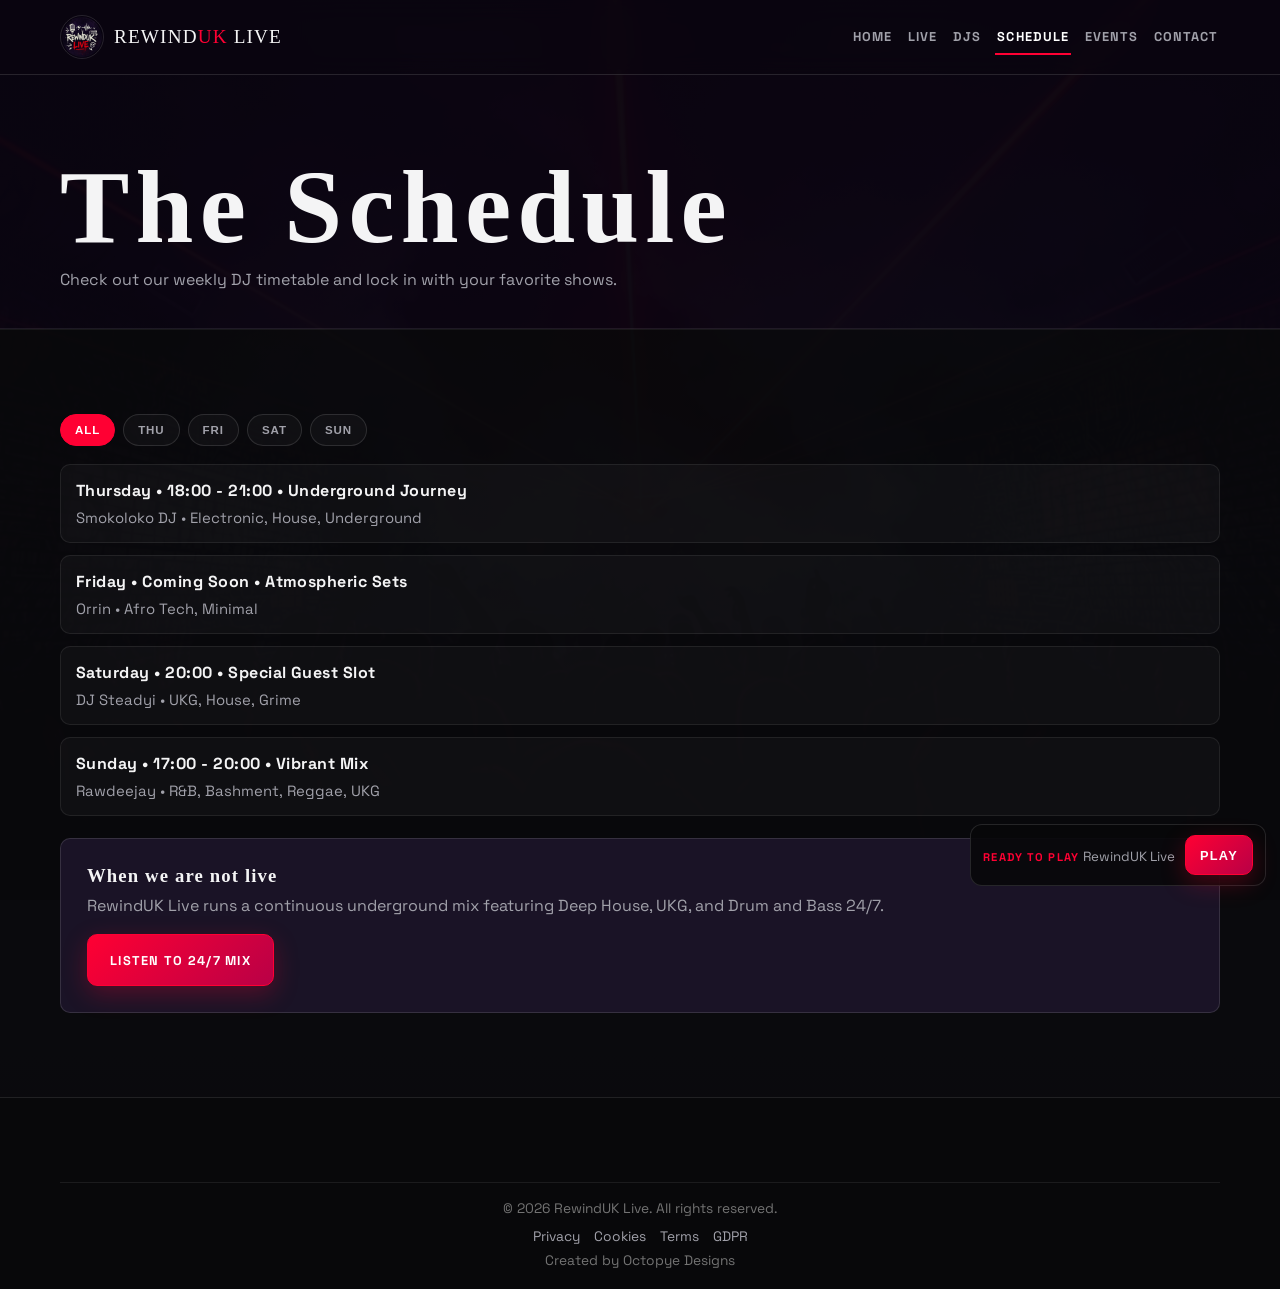
<file: schedule.html>
<!doctype html>
<html lang="en">
  <head>
    <meta charset="UTF-8" />
    <meta name="viewport" content="width=device-width, initial-scale=1.0" />
    <meta name="description" content="Browse the weekly RewindUK Live schedule and catch every underground show." />
    <meta property="og:type" content="website" />
    <meta property="og:title" content="Schedule - RewindUK Live" />
    <meta property="og:description" content="Browse the weekly RewindUK Live schedule and catch every underground show." />
    <meta property="og:image" content="https://rewinduk.live/assets/1000045939_1763663606731-D1ydqh02.png" />
    <meta property="og:url" content="https://rewinduk.live/schedule.html" />
    <meta name="twitter:card" content="summary_large_image" />
    <meta name="twitter:title" content="Schedule - RewindUK Live" />
    <meta name="twitter:description" content="Browse the weekly RewindUK Live schedule and catch every underground show." />
    <meta name="twitter:image" content="https://rewinduk.live/assets/1000045939_1763663606731-D1ydqh02.png" />

    <link rel="icon" type="image/png" href="assets/1000045939_1763663606731-D1ydqh02.png" />
    <link rel="apple-touch-icon" href="assets/1000045939_1763663606731-D1ydqh02.png" />
    <link rel="manifest" href="manifest.webmanifest" />
    <title>Schedule - RewindUK Live</title>
    <link rel="preconnect" href="https://fonts.googleapis.com" />
    <link rel="preconnect" href="https://fonts.gstatic.com" crossorigin />
    <link
      href="https://fonts.googleapis.com/css2?family=Permanent+Marker&family=Rock+Salt&family=Space+Grotesk:wght@300;400;500;600;700&display=swap"
      rel="stylesheet"
    />
    <link rel="stylesheet" href="styles.css?v=20260314" />
    <script src="app.js?v=20260326" defer></script>
  </head>
  <body data-page="schedule">
    <a class="skip-link" href="#main-content">Skip to content</a>
    <header class="site-header">
      <div class="container nav-wrap">
        <a class="brand" href="index.html">
          <img src="assets/1000045939_1763663606731-D1ydqh02.png" alt="RewindUK Live Logo" />
          <span class="brand-name">REWIND<span>UK</span> LIVE</span>
        </a>
        <button class="nav-toggle" data-nav-toggle type="button">Menu</button>
        <nav class="nav-links" data-nav-links>
          <a href="index.html">Home</a>
          <a href="radio.html">Live</a>
          <a href="djs.html">DJs</a>
          <a class="active" href="schedule.html">Schedule</a>
          <a href="events.html">Events</a>
          <a href="contact.html">Contact</a>
        </nav>
      </div>
    </header>

    <main id="main-content">
      <section class="page-head">
        <div class="container">
          <h1 data-text="site.home.scheduleTitle">Weekly Schedule</h1>
          <p>Check out our weekly DJ timetable and lock in with your favorite shows.</p>
        </div>
      </section>

      <section class="block pt-40">
        <div class="container">
          <div class="tabs" data-schedule-tabs>
            <button class="tab-btn active" type="button" data-day="all">All</button>
            <button class="tab-btn" type="button" data-day="thursday">Thu</button>
            <button class="tab-btn" type="button" data-day="friday">Fri</button>
            <button class="tab-btn" type="button" data-day="saturday">Sat</button>
            <button class="tab-btn" type="button" data-day="sunday">Sun</button>
          </div>

          <div class="schedule-items" data-schedule-items>
            <article class="schedule-item" data-schedule-item="thursday">
              <h4>Thursday • 18:00 - 21:00 • Underground Journey</h4>
              <p>Smokoloko DJ • Electronic, House, Underground</p>
            </article>
            <article class="schedule-item" data-schedule-item="friday">
              <h4>Friday • Coming Soon • Atmospheric Sets</h4>
              <p>Orrin • Afro Tech, Minimal</p>
            </article>
            <article class="schedule-item" data-schedule-item="saturday">
              <h4>Saturday • 20:00 • Special Guest Slot</h4>
              <p>DJ Steadyi • UKG, House, Grime</p>
            </article>
            <article class="schedule-item" data-schedule-item="sunday">
              <h4>Sunday • 17:00 - 20:00 • Vibrant Mix</h4>
              <p>Rawdeejay • R&B, Bashment, Reggae, UKG</p>
            </article>
          </div>

          <div class="panel mt-22">
            <h3 data-text="schedule.offAirTitle">When we are not live</h3>
            <p class="mt-8 text-muted" data-text="schedule.offAirDescription">
              RewindUK Live runs a continuous underground mix featuring Deep House, UKG, and Drum and Bass 24/7.
            </p>
            <div class="mt-18"><a class="btn btn-primary" href="radio.html" data-text="schedule.offAirCta">Listen to 24/7 Mix</a></div>
          </div>
        </div>
      </section>
    </main>

    <footer>
      <div class="container footer-meta">
        <div>© <span data-year></span> RewindUK Live. All rights reserved.</div>
        <div class="footer-legal-links">
          <a href="privacy.html">Privacy</a>
          <a href="cookies.html">Cookies</a>
          <a href="terms.html">Terms</a>
          <a href="gdpr.html">GDPR</a>
        </div>
        <div class="mt-6">Created by <a href="https://octopye.com" target="_blank" rel="noopener noreferrer">Octopye Designs</a></div>
      </div>
    </footer>
  </body>
</html>
</file>
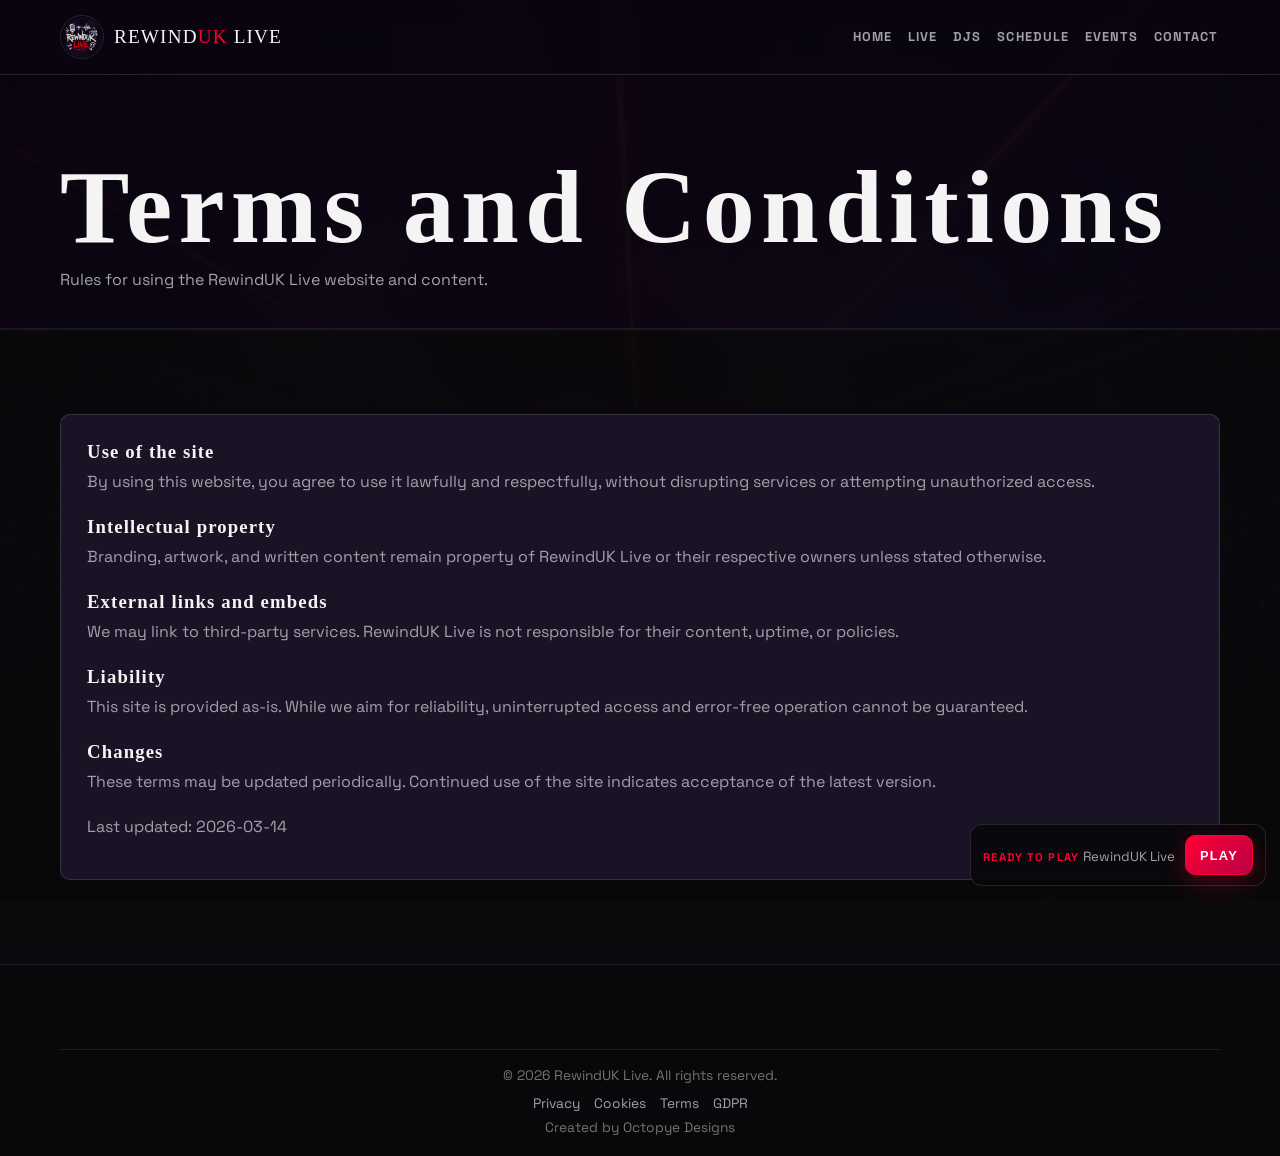
<file: terms.html>
<!doctype html>
<html lang="en">
  <head>
    <meta charset="UTF-8" />
    <meta name="viewport" content="width=device-width, initial-scale=1.0" />
    <meta name="description" content="RewindUK Live website terms and conditions of use." />
    <meta property="og:type" content="website" />
    <meta property="og:title" content="Terms - RewindUK Live" />
    <meta property="og:description" content="RewindUK Live website terms and conditions of use." />
    <meta property="og:image" content="https://rewinduk.live/assets/1000045939_1763663606731-D1ydqh02.png" />
    <meta property="og:url" content="https://rewinduk.live/terms.html" />
    <meta name="twitter:card" content="summary_large_image" />
    <meta name="twitter:title" content="Terms - RewindUK Live" />
    <meta name="twitter:description" content="RewindUK Live website terms and conditions of use." />
    <meta name="twitter:image" content="https://rewinduk.live/assets/1000045939_1763663606731-D1ydqh02.png" />

    <link rel="icon" type="image/png" href="assets/1000045939_1763663606731-D1ydqh02.png" />
    <link rel="apple-touch-icon" href="assets/1000045939_1763663606731-D1ydqh02.png" />
    <link rel="manifest" href="manifest.webmanifest" />
    <title>Terms - RewindUK Live</title>
    <link rel="preconnect" href="https://fonts.googleapis.com" />
    <link rel="preconnect" href="https://fonts.gstatic.com" crossorigin />
    <link
      href="https://fonts.googleapis.com/css2?family=Permanent+Marker&family=Rock+Salt&family=Space+Grotesk:wght@300;400;500;600;700&display=swap"
      rel="stylesheet"
    />
    <link rel="stylesheet" href="styles.css?v=20260314" />
    <script src="app.js?v=20260326" defer></script>
  </head>
  <body data-page="terms">
    <a class="skip-link" href="#main-content">Skip to content</a>
    <header class="site-header">
      <div class="container nav-wrap">
        <a class="brand" href="index.html">
          <img src="assets/1000045939_1763663606731-D1ydqh02.png" alt="RewindUK Live Logo" />
          <span class="brand-name">REWIND<span>UK</span> LIVE</span>
        </a>
        <button class="nav-toggle" data-nav-toggle type="button">Menu</button>
        <nav class="nav-links" data-nav-links>
          <a href="index.html">Home</a>
          <a href="radio.html">Live</a>
          <a href="djs.html">DJs</a>
          <a href="schedule.html">Schedule</a>
          <a href="events.html">Events</a>
          <a href="contact.html">Contact</a>
        </nav>
      </div>
    </header>

    <main id="main-content">
      <section class="page-head">
        <div class="container">
          <h1>Terms and Conditions</h1>
          <p>Rules for using the RewindUK Live website and content.</p>
        </div>
      </section>

      <section class="block pt-40">
        <div class="container">
          <article class="panel">
            <h3>Use of the site</h3>
            <p class="mt-8 text-muted">By using this website, you agree to use it lawfully and respectfully, without disrupting services or attempting unauthorized access.</p>
            <h3 class="mt-24">Intellectual property</h3>
            <p class="mt-8 text-muted">Branding, artwork, and written content remain property of RewindUK Live or their respective owners unless stated otherwise.</p>
            <h3 class="mt-24">External links and embeds</h3>
            <p class="mt-8 text-muted">We may link to third-party services. RewindUK Live is not responsible for their content, uptime, or policies.</p>
            <h3 class="mt-24">Liability</h3>
            <p class="mt-8 text-muted">This site is provided as-is. While we aim for reliability, uninterrupted access and error-free operation cannot be guaranteed.</p>
            <h3 class="mt-24">Changes</h3>
            <p class="mt-8 text-muted">These terms may be updated periodically. Continued use of the site indicates acceptance of the latest version.</p>
            <p class="mt-24 text-muted">Last updated: 2026-03-14</p>
          </article>
        </div>
      </section>
    </main>

    <footer>
      <div class="container footer-meta">
        <div>© <span data-year></span> RewindUK Live. All rights reserved.</div>
        <div class="footer-legal-links">
          <a href="privacy.html">Privacy</a>
          <a href="cookies.html">Cookies</a>
          <a href="terms.html">Terms</a>
          <a href="gdpr.html">GDPR</a>
        </div>
        <div class="mt-6">Created by <a href="https://octopye.com" target="_blank" rel="noopener noreferrer">Octopye Designs</a></div>
      </div>
    </footer>
  </body>
</html>
</file>
<file: styles.css>
﻿:root {
  --bg: #0a0510;
  --bg-soft: #120b1d;
  --card: #1a1326;
  --text: #f4f4f5;
  --muted: #a1a1aa;
  --primary: #ff0033;
  --accent: #00c9a7;
  --primary-soft: rgba(255, 0, 51, 0.14);
  --border: rgba(255, 255, 255, 0.12);
  --radius: 10px;
  --container: 1160px;
}

* {
  box-sizing: border-box;
}

html,
body {
  margin: 0;
  padding: 0;
  scroll-behavior: smooth;
}

html {
  overflow-x: hidden;
}

body {
  font-family: "Space Grotesk", sans-serif;
  color: var(--text);
  background:
    linear-gradient(rgba(10, 5, 16, 0.88), rgba(10, 5, 16, 0.95)),
    url("assets/dark_underground_rave_crowd_with_red_neon_lights-D2WanPXC.png") center / cover fixed;
  min-height: 100vh;
  overflow-x: hidden;
}

a {
  color: inherit;
  text-decoration: none;
}

img {
  max-width: 100%;
  display: block;
}

a:focus-visible,
button:focus-visible,
input:focus-visible,
textarea:focus-visible {
  outline: 2px solid var(--accent);
  outline-offset: 2px;
}

.skip-link {
  position: fixed;
  top: -80px;
  left: 12px;
  z-index: 999;
  background: #fff;
  color: #111;
  padding: 10px 14px;
  border-radius: 8px;
  font-weight: 700;
}

.skip-link:focus {
  top: 12px;
}

.container {
  width: min(var(--container), 92%);
  margin: 0 auto;
}

.site-header {
  position: sticky;
  top: 0;
  z-index: 90;
  border-bottom: 1px solid var(--border);
  background: rgba(10, 5, 16, 0.85);
  -webkit-backdrop-filter: blur(12px);
  backdrop-filter: blur(12px);
}

.nav-wrap {
  min-height: 74px;
  display: flex;
  align-items: center;
  justify-content: space-between;
  gap: 12px;
}

.brand {
  display: inline-flex;
  align-items: center;
  gap: 10px;
  min-width: 0;
}

.brand img {
  width: 44px;
  height: 44px;
  border-radius: 50%;
  border: 1px solid var(--border);
}

.brand-name {
  font-family: "Permanent Marker", cursive;
  letter-spacing: 0.06em;
  font-size: 1.2rem;
  min-width: 0;
}

.brand-name span {
  color: var(--primary);
}

.nav-links {
  display: flex;
  align-items: center;
  gap: 12px;
}

.nav-links a {
  color: var(--muted);
  text-transform: uppercase;
  letter-spacing: 0.08em;
  font-weight: 700;
  font-size: 0.8rem;
  padding: 8px 2px;
  border-bottom: 2px solid transparent;
  transition: color 0.2s ease, border-color 0.2s ease;
}

.nav-links a:hover,
.nav-links a.active {
  color: #fff;
  border-color: var(--primary);
}

.nav-toggle {
  display: none;
  border: 1px solid var(--border);
  background: transparent;
  color: var(--text);
  padding: 8px 12px;
  font-size: 0.95rem;
  border-radius: 8px;
}

.hero {
  min-height: 88vh;
  display: grid;
  place-items: center;
  position: relative;
  overflow: hidden;
}

.hero::after {
  content: "";
  position: absolute;
  inset: 0;
  background: radial-gradient(circle at center, transparent 0%, rgba(0, 0, 0, 0.84) 100%);
}

.hero-content {
  position: relative;
  z-index: 1;
  text-align: center;
  width: min(900px, 94%);
}

.badge {
  display: inline-flex;
  align-items: center;
  gap: 8px;
  border: 1px solid rgba(255, 0, 51, 0.4);
  background: var(--primary-soft);
  color: var(--primary);
  text-transform: uppercase;
  letter-spacing: 0.12em;
  font-weight: 700;
  font-size: 0.75rem;
  padding: 8px 14px;
  margin-bottom: 20px;
  border-radius: 999px;
}

.pulse {
  width: 8px;
  height: 8px;
  border-radius: 50%;
  background: var(--primary);
  animation: pulse 1.25s infinite;
}

h1,
h2,
h3,
h4 {
  font-family: "Permanent Marker", cursive;
  letter-spacing: 0.06em;
  margin: 0;
}

h1 {
  font-size: clamp(2.7rem, 9vw, 6.5rem);
  line-height: 1;
  margin-bottom: 22px;
}

h1 span,
h2 span,
h3 span {
  color: var(--primary);
}

.lead {
  color: rgba(255, 255, 255, 0.82);
  font-size: clamp(1rem, 2vw, 1.45rem);
  line-height: 1.5;
  margin: 0 auto 26px;
  max-width: 850px;
}

.btn-row {
  display: flex;
  gap: 12px;
  flex-wrap: wrap;
  justify-content: center;
}

.btn {
  display: inline-flex;
  align-items: center;
  justify-content: center;
  min-height: 52px;
  padding: 0 22px;
  border: 1px solid var(--border);
  text-transform: uppercase;
  letter-spacing: 0.1em;
  font-weight: 700;
  font-size: 0.8rem;
  cursor: pointer;
  border-radius: var(--radius);
  transition: transform 0.2s ease, border-color 0.2s ease, box-shadow 0.2s ease, background-color 0.2s ease, color 0.2s ease;
}

.btn:hover {
  transform: translateY(-2px);
}

.btn:active {
  transform: translateY(0);
}

.btn-primary {
  background: linear-gradient(135deg, #ff0033, #b90046);
  border-color: var(--primary);
  color: #fff;
  box-shadow: 0 8px 24px rgba(255, 0, 51, 0.26);
}

.btn-primary:hover {
  box-shadow: 0 12px 28px rgba(255, 0, 51, 0.34);
}

.btn-light {
  background: #fff;
  border-color: #fff;
  color: #111;
}

.btn-light:hover {
  background: #f0f0f0;
  border-color: #f0f0f0;
}

.btn-ghost {
  background: rgba(255, 255, 255, 0.03);
}

.btn-ghost:hover {
  border-color: var(--primary);
  color: #fff;
  background: rgba(255, 0, 51, 0.16);
}

section.block {
  padding: 84px 0;
  border-top: 1px solid rgba(255, 255, 255, 0.06);
  background: rgba(9, 9, 11, 0.88);
}

.section-head {
  text-align: center;
  margin-bottom: 40px;
}

.section-head p {
  margin: 12px auto 0;
  max-width: 760px;
  color: var(--muted);
}

.live-band {
  background: rgba(255, 255, 255, 0.04);
  border: 1px solid var(--border);
  padding: 24px;
  display: flex;
  align-items: center;
  justify-content: space-between;
  gap: 18px;
  flex-wrap: wrap;
  border-radius: var(--radius);
}

.live-brand {
  display: flex;
  align-items: center;
  gap: 14px;
  min-width: 0;
}

.live-brand img {
  width: 66px;
  height: 66px;
  border-radius: 50%;
  border: 2px solid rgba(255, 255, 255, 0.2);
  object-fit: contain;
  background: #000;
}

.live-brand h3 {
  font-size: 1.7rem;
}

.live-brand p {
  margin: 2px 0 0;
  color: var(--muted);
}

.grid-4 {
  display: grid;
  gap: 18px;
  grid-template-columns: repeat(4, minmax(0, 1fr));
}

.card {
  border: 1px solid rgba(255, 255, 255, 0.08);
  background: #18181b;
  overflow: hidden;
  border-radius: var(--radius);
  transition: border-color 0.25s ease, transform 0.25s ease, box-shadow 0.25s ease;
}

.card:hover {
  border-color: rgba(255, 0, 51, 0.7);
  transform: translateY(-4px);
  box-shadow: 0 14px 28px rgba(0, 0, 0, 0.26);
}

.card .media {
  aspect-ratio: 1 / 1;
  background: #000;
  overflow: hidden;
}

.card .media img {
  width: 100%;
  height: 100%;
  object-fit: contain;
  transition: transform 0.45s ease;
}

.card:hover .media img {
  transform: scale(1.04);
}

.card .content {
  padding: 16px;
}

.card .eyebrow {
  color: var(--primary);
  font-size: 0.72rem;
  text-transform: uppercase;
  letter-spacing: 0.12em;
  font-weight: 700;
}

.card h3 {
  font-size: 1.35rem;
  margin-top: 6px;
}

.card p {
  margin-top: 10px;
  color: var(--muted);
  font-size: 0.94rem;
}

.grid-2 {
  display: grid;
  grid-template-columns: 1.2fr 1fr;
  gap: 22px;
}

.panel {
  border: 1px solid var(--border);
  background: var(--card);
  padding: 26px;
  position: relative;
  border-radius: var(--radius);
}

.list {
  margin: 0;
  padding: 0;
  list-style: none;
  display: grid;
  gap: 16px;
}

.list li {
  border-bottom: 1px solid rgba(255, 255, 255, 0.08);
  padding-bottom: 12px;
}

.list li:last-child {
  border-bottom: 0;
  padding-bottom: 0;
}

.list strong {
  display: block;
  text-transform: uppercase;
  color: var(--primary);
  font-size: 0.72rem;
  letter-spacing: 0.12em;
}

.list b {
  font-size: 1.05rem;
}

.grid-social {
  display: flex;
  gap: 10px;
  flex-wrap: wrap;
}

.social-btn {
  width: 60px;
  height: 60px;
  border: 1px solid var(--border);
  background: transparent;
  display: grid;
  place-items: center;
  font-weight: 700;
  color: var(--muted);
  border-radius: 10px;
  transition: 0.2s ease;
}

.social-btn:hover {
  border-color: var(--primary);
  color: #fff;
  background: rgba(255, 0, 51, 0.16);
}

footer {
  border-top: 1px solid rgba(255, 255, 255, 0.1);
  background: #08080a;
  padding: 60px 0 20px;
}

.footer-grid {
  display: grid;
  grid-template-columns: 2fr 1fr 1fr;
  gap: 30px;
}

.footer-title {
  color: var(--primary);
  font-size: 1rem;
  margin-bottom: 12px;
  letter-spacing: 0.1em;
  text-transform: uppercase;
  font-weight: 700;
}

.footer-links {
  display: grid;
  gap: 8px;
}

.footer-links a {
  color: var(--muted);
}

.footer-links a:hover {
  color: #fff;
}

.footer-meta {
  margin-top: 24px;
  border-top: 1px solid rgba(255, 255, 255, 0.08);
  padding-top: 16px;
  color: #737373;
  font-size: 0.86rem;
  text-align: center;
}

.footer-legal-links {
  margin-top: 10px;
  display: flex;
  justify-content: center;
  gap: 14px;
  flex-wrap: wrap;
}

.footer-legal-links a {
  color: #a1a1aa;
}

.footer-legal-links a:hover {
  color: #fff;
}

.page-head {
  padding: 80px 0 38px;
  border-bottom: 1px solid rgba(255, 255, 255, 0.08);
  background: rgba(10, 5, 16, 0.75);
}

.page-head h1 {
  margin-bottom: 10px;
}

.page-head p {
  margin: 0;
  color: var(--muted);
  max-width: 780px;
}

.radio-wrap {
  display: grid;
  grid-template-columns: 1.1fr 1fr;
  gap: 24px;
  margin-top: 34px;
}

.radio-card {
  border: 1px solid var(--border);
  background: linear-gradient(180deg, rgba(26, 19, 38, 0.95), rgba(11, 10, 17, 0.95));
  padding: 24px;
  border-radius: var(--radius);
}

.player-panel {
  display: grid;
  gap: 14px;
}

.live-top-row {
  display: flex;
  align-items: center;
  justify-content: space-between;
  gap: 12px;
  flex-wrap: wrap;
}

.live-chip {
  border: 1px solid rgba(0, 201, 167, 0.45);
  color: #6ef7df;
  background: rgba(0, 201, 167, 0.12);
  border-radius: 999px;
  padding: 6px 11px;
  font-size: 0.72rem;
  font-weight: 700;
  letter-spacing: 0.08em;
  text-transform: uppercase;
}

.live-chip.is-live {
  border-color: rgba(255, 0, 51, 0.5);
  color: #ffd6df;
  background: rgba(255, 0, 51, 0.16);
}

.live-ticker {
  border: 1px solid rgba(255, 255, 255, 0.1);
  background: rgba(255, 255, 255, 0.03);
  border-radius: 10px;
  padding: 10px 12px;
  font-size: 0.9rem;
  display: flex;
  align-items: center;
  gap: 10px;
  overflow: hidden;
}

.live-ticker strong {
  color: var(--primary);
  text-transform: uppercase;
  letter-spacing: 0.08em;
  font-size: 0.72rem;
}

.live-ticker span {
  color: #d4d4d8;
  display: inline-block;
  white-space: nowrap;
  animation: tickerSlide 11s linear infinite;
}

.btn-row-left {
  justify-content: flex-start;
}

.live-quick-links {
  display: flex;
  flex-wrap: wrap;
  gap: 10px;
}

.live-quick-links a {
  font-size: 0.8rem;
  font-weight: 700;
  color: #d4d4d8;
  padding: 6px 0;
  border-bottom: 1px dashed rgba(255, 255, 255, 0.25);
  transition: 0.2s ease;
}

.live-quick-links a:hover {
  color: #fff;
  border-bottom-color: var(--primary);
}

.live-embed-title {
  margin-bottom: 12px;
}

.live-bars {
  width: 100%;
  height: 88px;
  border: 1px solid rgba(255, 255, 255, 0.1);
  border-radius: 12px;
  background:
    linear-gradient(180deg, rgba(255, 255, 255, 0.06), rgba(255, 255, 255, 0.01)),
    repeating-linear-gradient(
      180deg,
      rgba(255, 255, 255, 0.06) 0,
      rgba(255, 255, 255, 0.06) 1px,
      transparent 1px,
      transparent 12px
    );
  display: flex;
  align-items: flex-end;
  gap: 6px;
  padding: 14px;
  overflow: hidden;
}

/* ── Current Track Box ── */
.current-track-box {
  border: 1px solid rgba(255, 255, 255, 0.1);
  background: rgba(255, 255, 255, 0.03);
  border-radius: var(--radius);
  padding: 14px;
  display: flex;
  align-items: center;
  gap: 14px;
}

.current-track-cover {
  width: 54px;
  height: 54px;
  flex-shrink: 0;
  border-radius: 8px;
  background: linear-gradient(135deg, rgba(255, 0, 51, 0.2), rgba(185, 0, 70, 0.12));
  border: 1px solid rgba(255, 0, 51, 0.25);
  display: grid;
  place-items: center;
  color: var(--primary);
}

.current-track-cover svg {
  width: 26px;
  height: 26px;
}

.current-track-info {
  flex: 1;
  min-width: 0;
  display: flex;
  flex-direction: column;
  gap: 3px;
}

.widget-nowplay-frame {
  width: 100%;
  min-height: 34px;
  border: 1px solid rgba(255, 255, 255, 0.12);
  border-radius: 8px;
  background: #fff;
}

.widget-nowplay-form {
  display: none;
}

.current-track-label {
  color: var(--primary);
  font-size: 0.68rem;
  font-weight: 700;
  text-transform: uppercase;
  letter-spacing: 0.12em;
}

.current-track-title {
  font-family: "Space Grotesk", sans-serif;
  font-size: 1rem;
  font-weight: 700;
  color: #fff;
  white-space: nowrap;
  overflow: hidden;
  text-overflow: ellipsis;
  letter-spacing: 0.02em;
  display: block;
}

.current-track-artist {
  font-size: 0.84rem;
  color: var(--muted);
  white-space: nowrap;
  overflow: hidden;
  text-overflow: ellipsis;
  display: block;
}

/* ── Play Button ── */
.player-play-btn {
  font-size: 0.9rem;
  letter-spacing: 0.06em;
  padding: 0 28px;
}

/* ── Song History ── */
.song-history {
  border: 1px solid rgba(255, 255, 255, 0.1);
  border-radius: var(--radius);
  background: rgba(0, 0, 0, 0.25);
  overflow: hidden;
}

.song-history-head {
  display: flex;
  justify-content: space-between;
  align-items: center;
  padding: 10px 14px;
  border-bottom: 1px solid rgba(255, 255, 255, 0.08);
  font-size: 0.72rem;
  font-weight: 700;
  text-transform: uppercase;
  letter-spacing: 0.1em;
  color: var(--muted);
}

.song-history-live {
  width: 7px;
  height: 7px;
  border-radius: 50%;
  background: var(--accent);
  box-shadow: 0 0 6px var(--accent);
  animation: pulse 1.4s infinite;
}

.song-history-list {
  list-style: none;
  margin: 0;
  padding: 0;
  max-height: 340px;
  overflow-y: auto;
  scrollbar-width: thin;
  scrollbar-color: rgba(255, 255, 255, 0.12) transparent;
}

.song-history-placeholder {
  padding: 18px 14px;
  color: var(--muted);
  font-size: 0.88rem;
  text-align: center;
}

.song-history-item {
  display: flex;
  align-items: center;
  gap: 12px;
  padding: 10px 14px;
  border-bottom: 1px solid rgba(255, 255, 255, 0.06);
  transition: background 0.18s ease;
}

.song-history-item:last-child {
  border-bottom: 0;
}

.song-history-item:hover {
  background: rgba(255, 255, 255, 0.04);
}

.song-history-num {
  width: 20px;
  flex-shrink: 0;
  font-size: 0.72rem;
  font-weight: 700;
  color: rgba(255, 255, 255, 0.28);
  text-align: right;
}

.song-history-item:first-child .song-history-num {
  color: var(--primary);
}

.song-history-detail {
  flex: 1;
  min-width: 0;
  display: flex;
  flex-direction: column;
  gap: 2px;
}

.song-history-detail strong {
  font-family: "Space Grotesk", sans-serif;
  font-size: 0.9rem;
  font-weight: 700;
  color: #e8e8ea;
  white-space: nowrap;
  overflow: hidden;
  text-overflow: ellipsis;
  display: block;
}

.song-history-detail span {
  font-size: 0.78rem;
  color: var(--muted);
  white-space: nowrap;
  overflow: hidden;
  text-overflow: ellipsis;
  display: block;
}

.live-bars span {
  flex: 1;
  min-width: 6px;
  height: 28%;
  border-radius: 999px 999px 4px 4px;
  transform-origin: bottom center;
  animation: eqBounce 1.08s cubic-bezier(0.4, 0, 0.2, 1) infinite;
  box-shadow: 0 0 12px rgba(255, 255, 255, 0.2);
}

.live-bars span:nth-child(1) {
  background: linear-gradient(180deg, #ff4d4d, #ff1f63);
  animation-duration: 0.95s;
}

.live-bars span:nth-child(2) {
  background: linear-gradient(180deg, #ff7a18, #ff3f34);
  animation-delay: 0.08s;
  animation-duration: 1.24s;
}

.live-bars span:nth-child(3) {
  background: linear-gradient(180deg, #ffc247, #ff6a3d);
  animation-delay: 0.16s;
  animation-duration: 0.88s;
}

.live-bars span:nth-child(4) {
  background: linear-gradient(180deg, #82ff4f, #26c95a);
  animation-delay: 0.24s;
  animation-duration: 1.34s;
}

.live-bars span:nth-child(5) {
  background: linear-gradient(180deg, #38ffd7, #00b8b8);
  animation-delay: 0.32s;
  animation-duration: 1.03s;
}

.live-bars span:nth-child(6) {
  background: linear-gradient(180deg, #3ab8ff, #2a69ff);
  animation-delay: 0.4s;
  animation-duration: 1.18s;
}

.live-bars span:nth-child(7) {
  background: linear-gradient(180deg, #7f7bff, #5a3dff);
  animation-delay: 0.48s;
  animation-duration: 0.92s;
}

.live-bars span:nth-child(8) {
  background: linear-gradient(180deg, #ff6bff, #d93cff);
  animation-delay: 0.56s;
  animation-duration: 1.28s;
}

body.live-playing .player-panel {
  box-shadow: 0 0 0 1px rgba(255, 0, 51, 0.25), 0 18px 40px rgba(255, 0, 51, 0.2);
}

.feed-tabs {
  display: flex;
  gap: 8px;
  flex-wrap: wrap;
  margin-bottom: 12px;
}

.home-live-hub {
  border: 1px solid rgba(255, 255, 255, 0.12);
  background: radial-gradient(circle at 10% 0%, rgba(255, 0, 51, 0.1), rgba(9, 5, 14, 0.9));
  border-radius: var(--radius);
  padding: 20px;
}

.home-live-hub-head {
  display: block;
}

.home-live-hub-head h3 {
  margin: 0;
  font-family: "Space Grotesk", sans-serif;
  letter-spacing: 0.03em;
}

.feed-tab-btn {
  border: 1px solid rgba(255, 255, 255, 0.2);
  background: rgba(255, 255, 255, 0.03);
  color: #d4d4d8;
  font-size: 0.75rem;
  text-transform: uppercase;
  letter-spacing: 0.08em;
  font-weight: 700;
  border-radius: 999px;
  padding: 8px 12px;
  cursor: pointer;
  transition: 0.2s ease;
}

.feed-tab-btn.active,
.feed-tab-btn:hover {
  border-color: var(--primary);
  background: rgba(255, 0, 51, 0.16);
  color: #fff;
}

.feed-panel {
  display: none;
}

.feed-panel.active {
  display: block;
}

.live-frame-wrap {
  position: relative;
}

.iframe-player-live {
  min-height: 620px;
}

.tiktok-live-card {
  display: block;
  border: 1px solid rgba(255, 255, 255, 0.14);
  border-radius: 14px;
  background: linear-gradient(135deg, rgba(18, 8, 30, 0.95), rgba(10, 5, 16, 0.98));
  overflow: hidden;
  text-decoration: none;
  transition: border-color 0.22s ease, box-shadow 0.22s ease, transform 0.22s ease;
  position: relative;
}

.tiktok-live-card::before {
  content: "";
  position: absolute;
  inset: 0;
  background: radial-gradient(ellipse at 20% 50%, rgba(255, 0, 79, 0.15), transparent 65%),
              radial-gradient(ellipse at 80% 50%, rgba(0, 242, 234, 0.12), transparent 65%);
  pointer-events: none;
}

.tiktok-live-card:hover {
  border-color: rgba(255, 255, 255, 0.3);
  box-shadow: 0 0 0 1px rgba(255, 0, 79, 0.3), 0 20px 48px rgba(0, 0, 0, 0.5);
  transform: translateY(-2px);
}

.tiktok-live-card-inner {
  display: flex;
  align-items: center;
  gap: 20px;
  padding: 32px 28px;
  position: relative;
  z-index: 1;
  min-width: 0;
}

.tiktok-icon {
  width: 52px;
  height: 52px;
  flex-shrink: 0;
  color: #fff;
  filter: drop-shadow(0 0 14px rgba(255, 0, 79, 0.6));
}

.tiktok-live-card-text {
  flex: 1;
  display: flex;
  flex-direction: column;
  gap: 5px;
}

.tiktok-live-badge {
  display: inline-flex;
  align-items: center;
  gap: 7px;
  background: rgba(255, 0, 51, 0.18);
  border: 1px solid rgba(255, 0, 51, 0.45);
  color: #ff4d6d;
  font-size: 0.68rem;
  font-weight: 700;
  letter-spacing: 0.14em;
  text-transform: uppercase;
  padding: 4px 10px;
  border-radius: 999px;
  width: fit-content;
}

.tiktok-live-card-text strong {
  font-family: "Permanent Marker", cursive;
  font-size: 1.55rem;
  letter-spacing: 0.04em;
  color: #fff;
  line-height: 1;
}

.tiktok-live-card-text span:last-child {
  color: #a1a1aa;
  font-size: 0.9rem;
}

.tiktok-arrow {
  width: 26px;
  height: 26px;
  flex-shrink: 0;
  color: rgba(255, 255, 255, 0.4);
  transition: color 0.2s ease, transform 0.2s ease;
}

.tiktok-live-card:hover .tiktok-arrow {
  color: #fff;
  transform: translateX(4px);
}

.live-highlights {
  display: grid;
  grid-template-columns: repeat(3, minmax(0, 1fr));
  gap: 18px;
}

.now-playing {
  color: var(--muted);
  font-size: 0.92rem;
}

.stream-status {
  color: var(--primary);
  font-weight: 700;
  text-transform: uppercase;
  letter-spacing: 0.1em;
  font-size: 0.72rem;
}

.tabs {
  display: flex;
  gap: 8px;
  flex-wrap: wrap;
  margin-bottom: 18px;
}

.tab-btn {
  border: 1px solid var(--border);
  background: rgba(255, 255, 255, 0.03);
  color: var(--muted);
  padding: 9px 14px;
  text-transform: uppercase;
  letter-spacing: 0.08em;
  font-size: 0.72rem;
  font-weight: 700;
  cursor: pointer;
  border-radius: 999px;
  transition: 0.2s ease;
}

.tab-btn.active,
.tab-btn:hover {
  background: var(--primary);
  border-color: var(--primary);
  color: #fff;
}

.schedule-items {
  display: grid;
  gap: 12px;
}

.schedule-item {
  border: 1px solid rgba(255, 255, 255, 0.08);
  background: rgba(255, 255, 255, 0.03);
  padding: 15px;
  border-radius: var(--radius);
}

.schedule-item h4 {
  font-family: "Space Grotesk", sans-serif;
  margin: 0;
  font-size: 1rem;
  letter-spacing: 0.03em;
}

.schedule-item p {
  margin: 7px 0 0;
  color: var(--muted);
  font-size: 0.93rem;
}

.form-grid {
  display: grid;
  gap: 14px;
}

.field label {
  display: block;
  margin-bottom: 6px;
  color: #d4d4d8;
  text-transform: uppercase;
  letter-spacing: 0.08em;
  font-size: 0.7rem;
  font-weight: 700;
}

.field input,
.field textarea {
  width: 100%;
  border: 1px solid var(--border);
  background: rgba(0, 0, 0, 0.34);
  color: var(--text);
  padding: 12px;
  font-family: inherit;
  border-radius: 8px;
}

.field textarea {
  min-height: 140px;
  resize: vertical;
}

.mini-player {
  position: fixed;
  right: 14px;
  bottom: 14px;
  z-index: 85;
  border: 1px solid var(--border);
  background: rgba(8, 8, 10, 0.92);
  padding: 10px 12px;
  min-width: 250px;
  display: flex;
  align-items: center;
  gap: 10px;
  border-radius: 12px;
}

.mini-player strong {
  font-size: 0.7rem;
  color: var(--primary);
  text-transform: uppercase;
  letter-spacing: 0.1em;
}

.mini-player small {
  color: #a1a1aa;
}

.mini-player .btn {
  min-height: 40px;
  padding: 0 14px;
}

.iframe-player {
  width: 100%;
  min-height: 460px;
  border: 0;
  border-radius: 8px;
}

.embed-note {
  margin-top: 12px;
  color: var(--muted);
  font-size: 0.92rem;
}

.mini-player-grow {
  flex: 1;
}

.reveal {
  opacity: 0;
  transform: translateY(14px);
  transition: opacity 0.45s ease, transform 0.45s ease;
}

.reveal.in-view {
  opacity: 1;
  transform: translateY(0);
}

.to-top {
  position: fixed;
  left: 14px;
  bottom: 14px;
  z-index: 86;
  width: 42px;
  height: 42px;
  border: 1px solid var(--border);
  background: rgba(8, 8, 10, 0.92);
  color: #fff;
  border-radius: 50%;
  display: grid;
  place-items: center;
  cursor: pointer;
  opacity: 0;
  visibility: hidden;
  transform: translateY(8px);
  transition: 0.25s ease;
}

.to-top.show {
  opacity: 1;
  visibility: visible;
  transform: translateY(0);
}

.to-top:hover {
  border-color: var(--primary);
  color: var(--primary);
}

.mt-6 {
  margin-top: 6px;
}

.mt-8 {
  margin-top: 8px;
}

.mb-12 {
  margin-bottom: 12px;
}

.mt-16 {
  margin-top: 16px;
}

.mt-18 {
  margin-top: 18px;
}

.mt-22 {
  margin-top: 22px;
}

.mt-24 {
  margin-top: 24px;
}

.pt-40 {
  padding-top: 40px;
}

.lead-left {
  text-align: left;
  max-width: 100%;
}

.lead-no-margin {
  margin: 0;
}

.lead-section-intro {
  margin: 10px 0 24px;
}

.lead-social-intro {
  margin: 12px 0 20px;
}

.lead-contact-intro {
  font-size: 1rem;
  margin: 14px 0 18px;
}

.text-muted {
  color: var(--muted);
}

.text-center {
  text-align: center;
}

.max-420 {
  max-width: 420px;
}

@keyframes pulse {
  0% {
    opacity: 1;
  }
  50% {
    opacity: 0.3;
  }
  100% {
    opacity: 1;
  }
}

@keyframes eqBounce {
  0% {
    transform: scaleY(0.24);
    opacity: 0.72;
  }

  18% {
    transform: scaleY(0.9);
    opacity: 1;
  }

  38% {
    transform: scaleY(0.36);
    opacity: 0.82;
  }

  62% {
    transform: scaleY(1);
    opacity: 1;
  }

  82% {
    transform: scaleY(0.52);
    opacity: 0.88;
  }

  100% {
    transform: scaleY(0.3);
    opacity: 0.76;
  }
}

@keyframes tickerSlide {
  0% {
    transform: translateX(0);
  }
  50% {
    transform: translateX(-10px);
  }
  100% {
    transform: translateX(0);
  }
}

@media (max-width: 1024px) {
  .grid-4 {
    grid-template-columns: repeat(2, minmax(0, 1fr));
  }

  .grid-2,
  .radio-wrap,
  .footer-grid,
  .live-highlights {
    grid-template-columns: 1fr;
  }
}

@media (max-width: 760px) {
  body {
    background-attachment: scroll;
  }

  .container {
    width: min(var(--container), calc(100% - 32px));
  }

  .nav-wrap {
    position: relative;
    min-height: 68px;
  }

  .brand img {
    width: 40px;
    height: 40px;
  }

  .brand-name {
    font-size: clamp(0.9rem, 4vw, 1.05rem);
    line-height: 1.1;
  }

  .nav-toggle {
    display: inline-block;
    flex-shrink: 0;
  }

  .nav-links {
    display: none;
    position: absolute;
    left: 0;
    right: 0;
    top: 74px;
    background: rgba(10, 5, 16, 0.98);
    border-bottom: 1px solid var(--border);
    flex-direction: column;
    align-items: flex-start;
    padding: 14px 4%;
    gap: 10px;
  }

  .nav-links a {
    width: 100%;
    border-bottom: 0;
    padding: 10px 0;
  }

  .nav-links.open {
    display: flex;
  }

  .grid-4 {
    grid-template-columns: 1fr;
  }

  .live-band,
  .current-track-box,
  .song-history-item,
  .tiktok-live-card-inner {
    align-items: flex-start;
  }

  .current-track-box,
  .tiktok-live-card-inner {
    flex-direction: column;
  }

  .tiktok-arrow {
    display: none;
  }

  .current-track-cover {
    width: 48px;
    height: 48px;
  }

  .hero {
    min-height: 76vh;
  }

  .mini-player {
    left: 10px;
    right: 10px;
    min-width: 0;
  }

  .iframe-player {
    min-height: 560px;
  }

  .live-visualizer {
    height: 36px;
  }

  .to-top {
    left: auto;
    right: 14px;
    bottom: 78px;
  }

  .iframe-player-live {
    min-height: 560px;
  }

  .home-live-hub-head {
    flex-direction: column;
    align-items: flex-start;
  }
}

@media (max-width: 560px) {
  .btn-row .btn,
  .panel .btn,
  .radio-card .btn {
    width: 100%;
  }

  .home-live-hub .btn {
    width: 100%;
  }

  .nav-wrap {
    min-height: 68px;
  }

  .brand {
    max-width: calc(100% - 88px);
  }

  .brand-name {
    white-space: nowrap;
    overflow: hidden;
    text-overflow: ellipsis;
  }

  .page-head {
    padding: 56px 0 28px;
  }

  .radio-card,
  .panel,
  .home-live-hub {
    padding: 18px;
  }

  .live-bars {
    height: 72px;
    padding: 12px;
  }

  .song-history-item {
    gap: 10px;
    padding: 10px 12px;
  }

  .tiktok-live-card-inner {
    padding: 22px 18px;
  }

  .tiktok-live-card-text strong {
    font-size: 1.25rem;
  }

  .footer-meta {
    word-break: break-word;
  }

  .hero {
    min-height: 70vh;
  }
}
</file>
